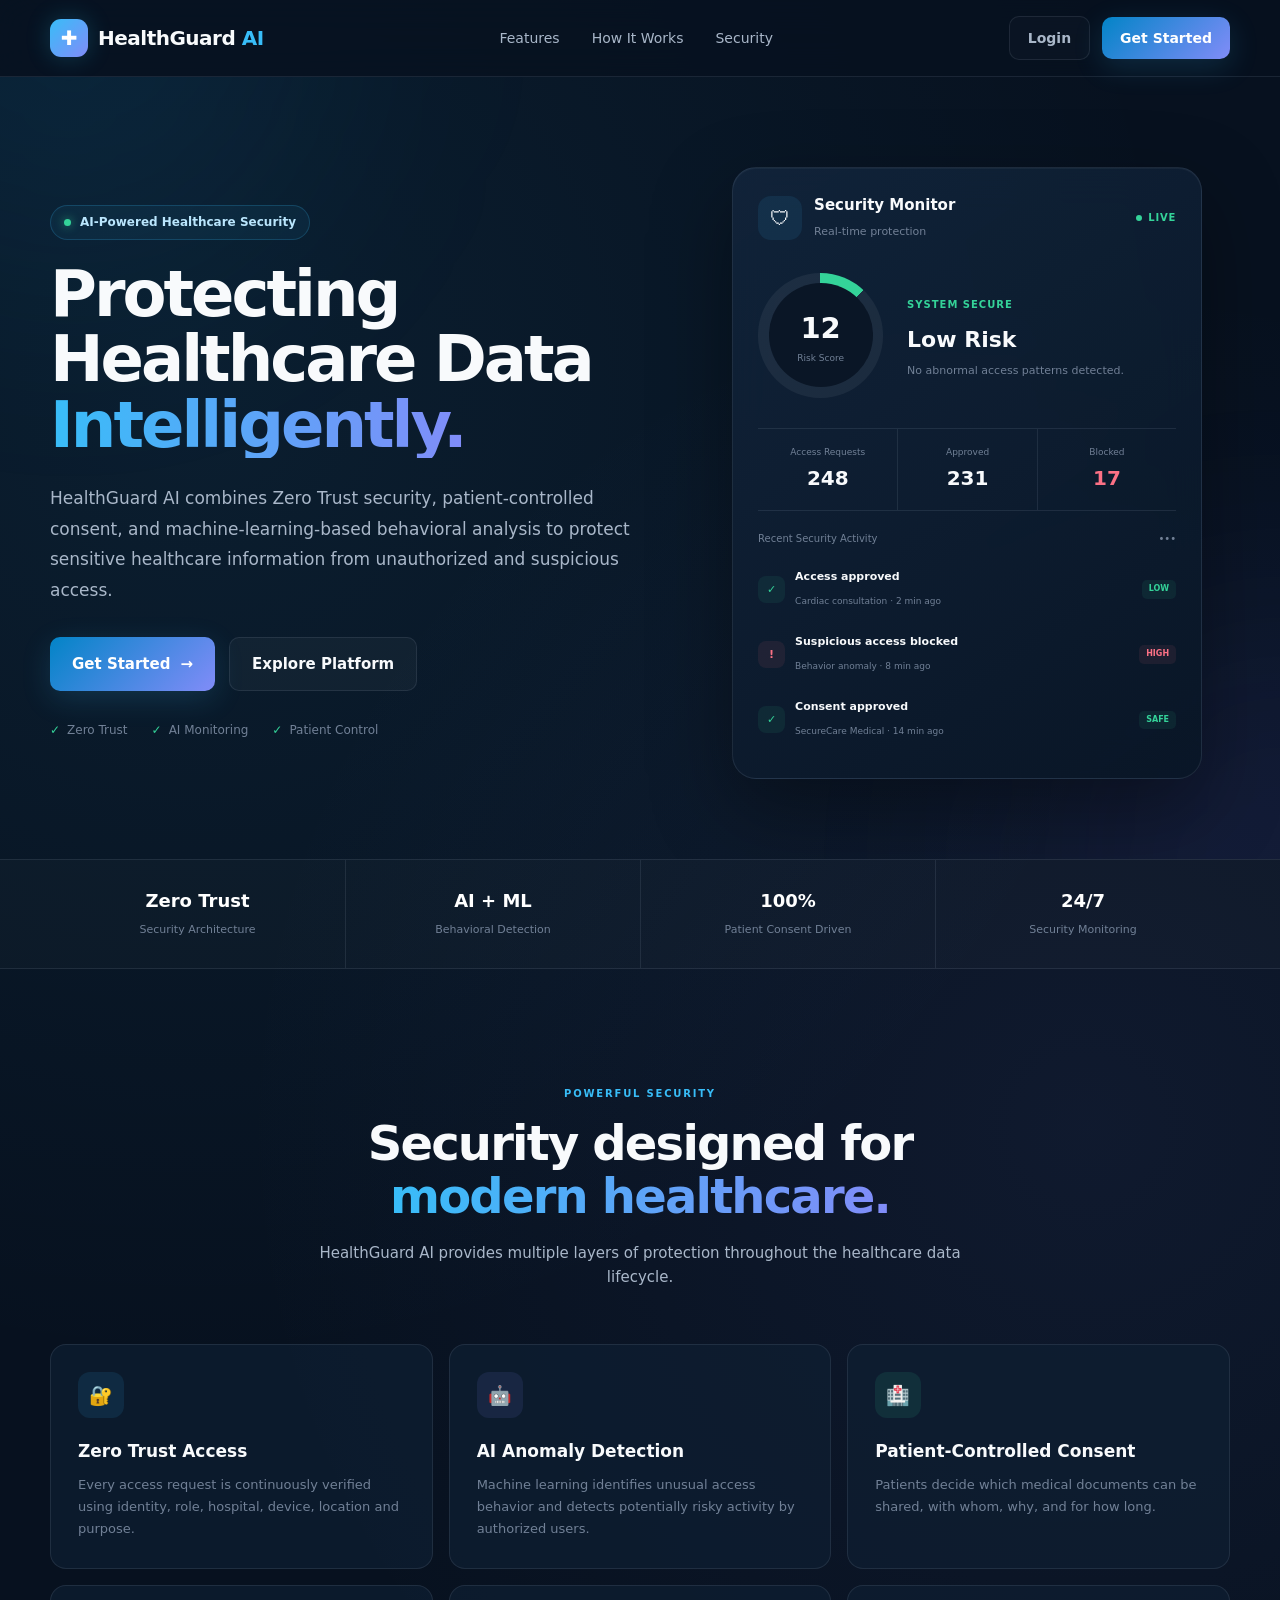
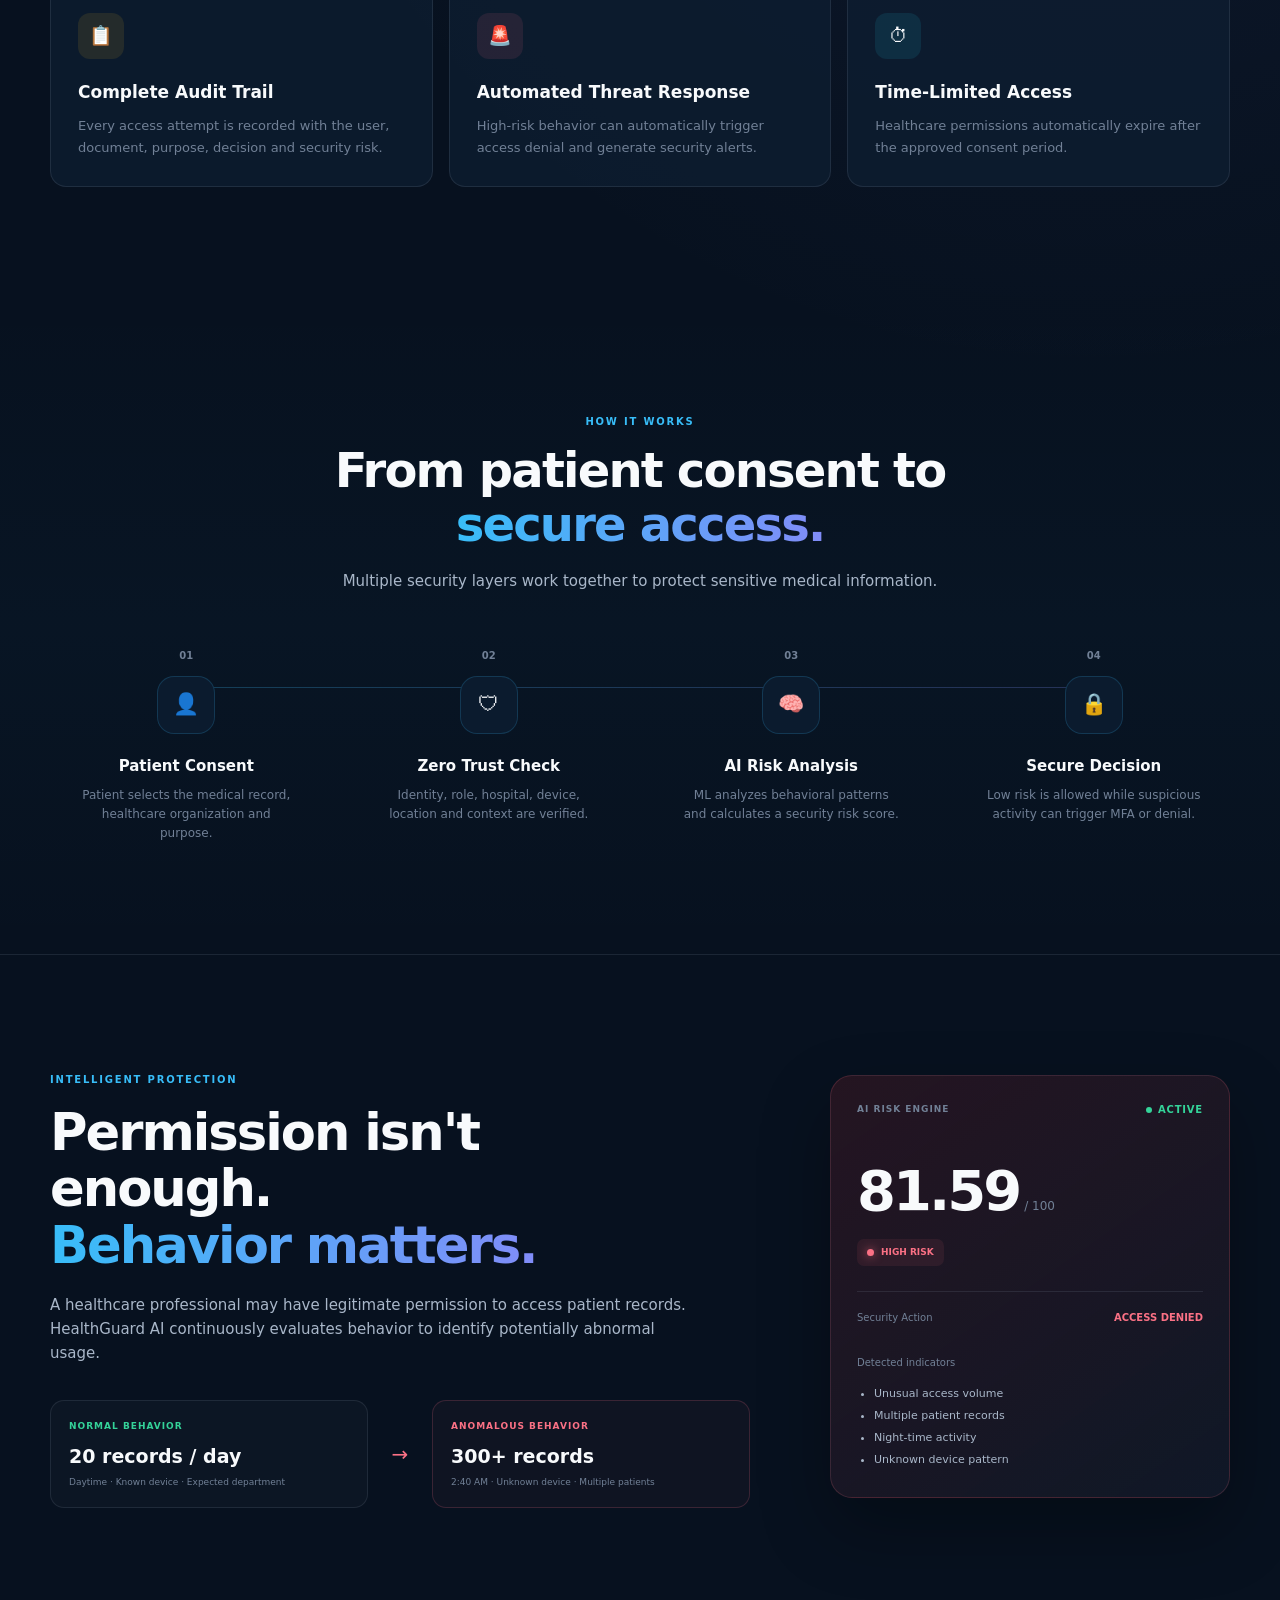
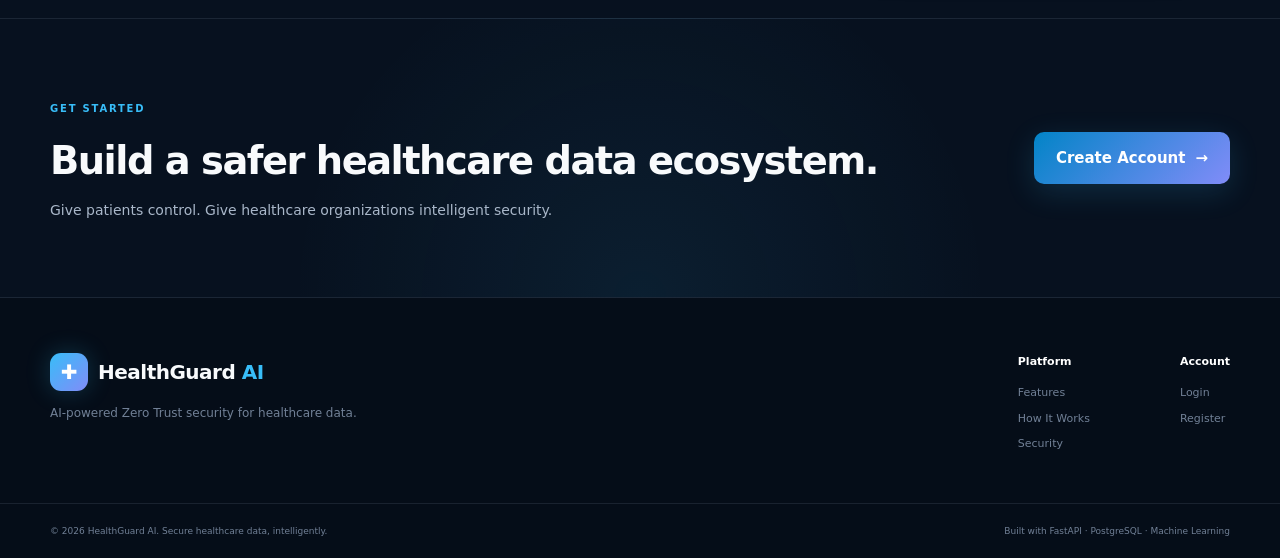
<file: frontend/index.html>
<!DOCTYPE html>
<html lang="en">
<head>
    <meta charset="UTF-8">
    <meta name="viewport" content="width=device-width, initial-scale=1.0">

    <title>HealthGuard AI | Secure Healthcare Data</title>

    <meta name="description"
          content="HealthGuard AI protects healthcare data using Zero Trust security, patient consent, and AI-powered behavioral anomaly detection.">

    <link rel="stylesheet" href="css/style.css">
</head>

<body>

    <!-- ================= NAVBAR ================= -->

    <header class="navbar">
        <div class="container nav-container">

            <a href="index.html" class="logo">
                <span class="logo-icon">✚</span>
                <span>HealthGuard<span class="logo-ai"> AI</span></span>
            </a>

            <nav class="nav-links">
                <a href="#features">Features</a>
                <a href="#how-it-works">How It Works</a>
                <a href="#security">Security</a>
            </nav>

            <div class="nav-actions">
                <a href="login.html" class="btn btn-outline">Login</a>
                <a href="register.html" class="btn btn-primary">Get Started</a>
            </div>

        </div>
    </header>


    <!-- ================= HERO ================= -->

    <main>

        <section class="hero">

            <div class="hero-glow glow-one"></div>
            <div class="hero-glow glow-two"></div>

            <div class="container hero-container">

                <div class="hero-content">

                    <div class="status-badge">
                        <span class="status-dot"></span>
                        AI-Powered Healthcare Security
                    </div>

                    <h1>
                        Protecting Healthcare Data
                        <span class="gradient-text">Intelligently.</span>
                    </h1>

                    <p class="hero-description">
                        HealthGuard AI combines Zero Trust security, patient-controlled
                        consent, and machine-learning-based behavioral analysis to protect
                        sensitive healthcare information from unauthorized and suspicious access.
                    </p>

                    <div class="hero-buttons">
                        <a href="register.html" class="btn btn-primary btn-large">
                            Get Started
                            <span>→</span>
                        </a>

                        <a href="#how-it-works" class="btn btn-secondary btn-large">
                            Explore Platform
                        </a>
                    </div>

                    <div class="hero-trust">

                        <div class="trust-item">
                            <span class="trust-icon">✓</span>
                            Zero Trust
                        </div>

                        <div class="trust-item">
                            <span class="trust-icon">✓</span>
                            AI Monitoring
                        </div>

                        <div class="trust-item">
                            <span class="trust-icon">✓</span>
                            Patient Control
                        </div>

                    </div>

                </div>


                <!-- Security Card -->

                <div class="hero-visual">

                    <div class="security-card">

                        <div class="card-header">

                            <div class="card-title">
                                <div class="shield-icon">🛡</div>

                                <div>
                                    <h3>Security Monitor</h3>
                                    <span>Real-time protection</span>
                                </div>
                            </div>

                            <span class="live-indicator">
                                <span></span>
                                LIVE
                            </span>

                        </div>


                        <div class="risk-section">

                            <div class="risk-circle">
                                <div class="risk-inner">
                                    <strong>12</strong>
                                    <span>Risk Score</span>
                                </div>
                            </div>

                            <div class="risk-info">
                                <span class="safe-label">SYSTEM SECURE</span>

                                <h4>Low Risk</h4>

                                <p>
                                    No abnormal access patterns detected.
                                </p>
                            </div>

                        </div>


                        <div class="monitor-stats">

                            <div class="monitor-stat">
                                <span>Access Requests</span>
                                <strong>248</strong>
                            </div>

                            <div class="monitor-stat">
                                <span>Approved</span>
                                <strong>231</strong>
                            </div>

                            <div class="monitor-stat danger-stat">
                                <span>Blocked</span>
                                <strong>17</strong>
                            </div>

                        </div>


                        <div class="activity">

                            <div class="activity-header">
                                <span>Recent Security Activity</span>
                                <span>•••</span>
                            </div>

                            <div class="activity-item">

                                <div class="activity-icon success">
                                    ✓
                                </div>

                                <div class="activity-text">
                                    <strong>Access approved</strong>
                                    <span>Cardiac consultation · 2 min ago</span>
                                </div>

                                <span class="activity-risk low">
                                    LOW
                                </span>

                            </div>


                            <div class="activity-item">

                                <div class="activity-icon danger">
                                    !
                                </div>

                                <div class="activity-text">
                                    <strong>Suspicious access blocked</strong>
                                    <span>Behavior anomaly · 8 min ago</span>
                                </div>

                                <span class="activity-risk high">
                                    HIGH
                                </span>

                            </div>


                            <div class="activity-item">

                                <div class="activity-icon success">
                                    ✓
                                </div>

                                <div class="activity-text">
                                    <strong>Consent approved</strong>
                                    <span>SecureCare Medical · 14 min ago</span>
                                </div>

                                <span class="activity-risk low">
                                    SAFE
                                </span>

                            </div>

                        </div>

                    </div>

                </div>

            </div>
        </section>


        <!-- ================= STATS ================= -->

        <section class="stats-section">

            <div class="container stats-grid">

                <div class="stat-card">
                    <strong>Zero Trust</strong>
                    <span>Security Architecture</span>
                </div>

                <div class="stat-card">
                    <strong>AI + ML</strong>
                    <span>Behavioral Detection</span>
                </div>

                <div class="stat-card">
                    <strong>100%</strong>
                    <span>Patient Consent Driven</span>
                </div>

                <div class="stat-card">
                    <strong>24/7</strong>
                    <span>Security Monitoring</span>
                </div>

            </div>

        </section>


        <!-- ================= FEATURES ================= -->

        <section class="section" id="features">

            <div class="container">

                <div class="section-heading">

                    <span class="section-label">
                        POWERFUL SECURITY
                    </span>

                    <h2>
                        Security designed for
                        <span class="gradient-text">modern healthcare.</span>
                    </h2>

                    <p>
                        HealthGuard AI provides multiple layers of protection
                        throughout the healthcare data lifecycle.
                    </p>

                </div>


                <div class="features-grid">

                    <article class="feature-card">

                        <div class="feature-icon blue">
                            🔐
                        </div>

                        <h3>Zero Trust Access</h3>

                        <p>
                            Every access request is continuously verified using
                            identity, role, hospital, device, location and purpose.
                        </p>

                    </article>


                    <article class="feature-card">

                        <div class="feature-icon purple">
                            🤖
                        </div>

                        <h3>AI Anomaly Detection</h3>

                        <p>
                            Machine learning identifies unusual access behavior
                            and detects potentially risky activity by authorized users.
                        </p>

                    </article>


                    <article class="feature-card">

                        <div class="feature-icon green">
                            🏥
                        </div>

                        <h3>Patient-Controlled Consent</h3>

                        <p>
                            Patients decide which medical documents can be shared,
                            with whom, why, and for how long.
                        </p>

                    </article>


                    <article class="feature-card">

                        <div class="feature-icon orange">
                            📋
                        </div>

                        <h3>Complete Audit Trail</h3>

                        <p>
                            Every access attempt is recorded with the user,
                            document, purpose, decision and security risk.
                        </p>

                    </article>


                    <article class="feature-card">

                        <div class="feature-icon red">
                            🚨
                        </div>

                        <h3>Automated Threat Response</h3>

                        <p>
                            High-risk behavior can automatically trigger access
                            denial and generate security alerts.
                        </p>

                    </article>


                    <article class="feature-card">

                        <div class="feature-icon cyan">
                            ⏱
                        </div>

                        <h3>Time-Limited Access</h3>

                        <p>
                            Healthcare permissions automatically expire after
                            the approved consent period.
                        </p>

                    </article>

                </div>

            </div>

        </section>


        <!-- ================= HOW IT WORKS ================= -->

        <section class="section workflow-section" id="how-it-works">

            <div class="container">

                <div class="section-heading">

                    <span class="section-label">
                        HOW IT WORKS
                    </span>

                    <h2>
                        From patient consent to
                        <span class="gradient-text">secure access.</span>
                    </h2>

                    <p>
                        Multiple security layers work together to protect
                        sensitive medical information.
                    </p>

                </div>


                <div class="workflow">

                    <div class="workflow-line"></div>


                    <div class="workflow-step">

                        <div class="step-number">
                            01
                        </div>

                        <div class="step-icon">
                            👤
                        </div>

                        <h3>Patient Consent</h3>

                        <p>
                            Patient selects the medical record,
                            healthcare organization and purpose.
                        </p>

                    </div>


                    <div class="workflow-step">

                        <div class="step-number">
                            02
                        </div>

                        <div class="step-icon">
                            🛡
                        </div>

                        <h3>Zero Trust Check</h3>

                        <p>
                            Identity, role, hospital, device,
                            location and context are verified.
                        </p>

                    </div>


                    <div class="workflow-step">

                        <div class="step-number">
                            03
                        </div>

                        <div class="step-icon">
                            🧠
                        </div>

                        <h3>AI Risk Analysis</h3>

                        <p>
                            ML analyzes behavioral patterns
                            and calculates a security risk score.
                        </p>

                    </div>


                    <div class="workflow-step">

                        <div class="step-number">
                            04
                        </div>

                        <div class="step-icon">
                            🔒
                        </div>

                        <h3>Secure Decision</h3>

                        <p>
                            Low risk is allowed while suspicious
                            activity can trigger MFA or denial.
                        </p>

                    </div>

                </div>

            </div>

        </section>


        <!-- ================= SECURITY ================= -->

        <section class="section security-section" id="security">

            <div class="container security-container">

                <div class="security-content">

                    <span class="section-label">
                        INTELLIGENT PROTECTION
                    </span>

                    <h2>
                        Permission isn't enough.
                        <span class="gradient-text">
                            Behavior matters.
                        </span>
                    </h2>

                    <p>
                        A healthcare professional may have legitimate permission
                        to access patient records. HealthGuard AI continuously evaluates
                        behavior to identify potentially abnormal usage.
                    </p>


                    <div class="security-example">

                        <div class="example-normal">

                            <span class="example-label">
                                NORMAL BEHAVIOR
                            </span>

                            <strong>
                                20 records / day
                            </strong>

                            <span>
                                Daytime · Known device · Expected department
                            </span>

                        </div>


                        <div class="example-arrow">
                            →
                        </div>


                        <div class="example-danger">

                            <span class="example-label">
                                ANOMALOUS BEHAVIOR
                            </span>

                            <strong>
                                300+ records
                            </strong>

                            <span>
                                2:40 AM · Unknown device · Multiple patients
                            </span>

                        </div>

                    </div>

                </div>


                <div class="security-score-card">

                    <div class="score-header">
                        <span>AI RISK ENGINE</span>
                        <span class="live-indicator">
                            <span></span>
                            ACTIVE
                        </span>
                    </div>

                    <div class="large-score">
                        <strong>81.59</strong>
                        <span>/ 100</span>
                    </div>

                    <div class="score-status">
                        <span class="status-dot danger-dot"></span>
                        HIGH RISK
                    </div>

                    <div class="score-action">
                        <span>Security Action</span>
                        <strong>ACCESS DENIED</strong>
                    </div>

                    <div class="score-reason">
                        <span>Detected indicators</span>

                        <ul>
                            <li>Unusual access volume</li>
                            <li>Multiple patient records</li>
                            <li>Night-time activity</li>
                            <li>Unknown device pattern</li>
                        </ul>
                    </div>

                </div>

            </div>

        </section>


        <!-- ================= CTA ================= -->

        <section class="cta-section">

            <div class="container cta-container">

                <div>

                    <span class="section-label">
                        GET STARTED
                    </span>

                    <h2>
                        Build a safer healthcare
                        data ecosystem.
                    </h2>

                    <p>
                        Give patients control. Give healthcare organizations
                        intelligent security.
                    </p>

                </div>

                <a href="register.html" class="btn btn-primary btn-large">
                    Create Account
                    <span>→</span>
                </a>

            </div>

        </section>

    </main>


    <!-- ================= FOOTER ================= -->

    <footer class="footer">

        <div class="container footer-container">

            <div class="footer-brand">

                <a href="index.html" class="logo">
                    <span class="logo-icon">✚</span>
                    <span>HealthGuard<span class="logo-ai"> AI</span></span>
                </a>

                <p>
                    AI-powered Zero Trust security for healthcare data.
                </p>

            </div>


            <div class="footer-links">

                <div>
                    <span>Platform</span>
                    <a href="#features">Features</a>
                    <a href="#how-it-works">How It Works</a>
                    <a href="#security">Security</a>
                </div>

                <div>
                    <span>Account</span>
                    <a href="login.html">Login</a>
                    <a href="register.html">Register</a>
                </div>

            </div>

        </div>


        <div class="footer-bottom">

            <div class="container">

                <span>
                    © 2026 HealthGuard AI. Secure healthcare data, intelligently.
                </span>

                <span>
                    Built with FastAPI · PostgreSQL · Machine Learning
                </span>

            </div>

        </div>

    </footer>


</body>
</html>
</file>
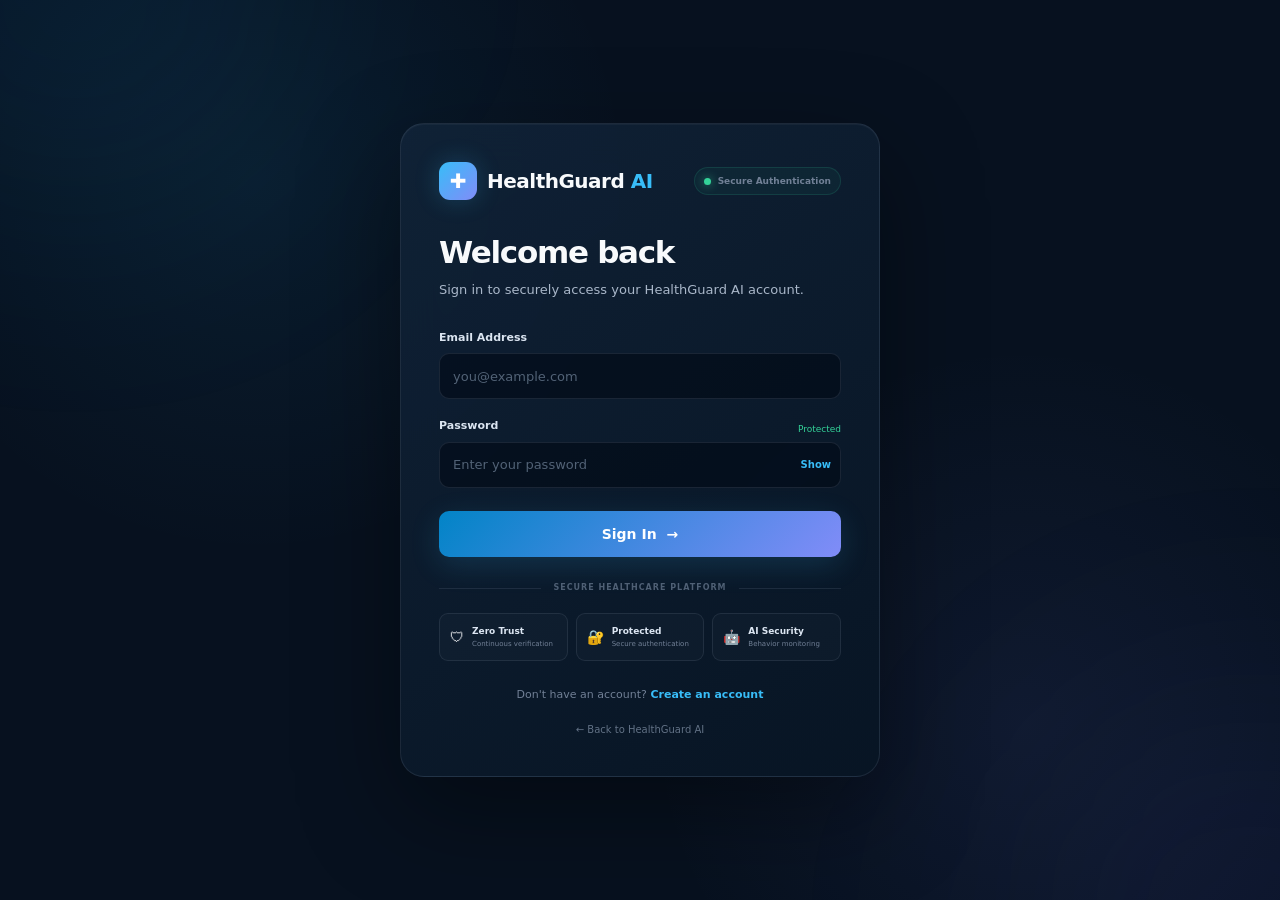
<file: frontend/login.html>
<!DOCTYPE html>
<html lang="en">
<head>
    <meta charset="UTF-8">
    <meta name="viewport" content="width=device-width, initial-scale=1.0">

    <title>Login | HealthGuard AI</title>

    <meta name="description"
          content="Securely access your HealthGuard AI healthcare security account.">

    <link rel="stylesheet" href="css/style.css">
    <link rel="stylesheet" href="css/auth.css">
</head>

<body class="auth-page">

    <div class="auth-background">
        <div class="auth-glow auth-glow-one"></div>
        <div class="auth-glow auth-glow-two"></div>
    </div>

    <main class="auth-wrapper">

        <section class="auth-card">

            <!-- Brand -->

            <div class="auth-brand">

                <a href="index.html" class="logo">
                    <span class="logo-icon">✚</span>
                    <span>
                        HealthGuard<span class="logo-ai"> AI</span>
                    </span>
                </a>

                <div class="security-badge">
                    <span class="status-dot"></span>
                    Secure Authentication
                </div>

            </div>


            <!-- Heading -->

            <div class="auth-heading">

                <h1>Welcome back</h1>

                <p>
                    Sign in to securely access your HealthGuard AI account.
                </p>

            </div>


            <!-- Error -->

            <div id="authMessage" class="auth-message hidden"></div>


            <!-- Login Form -->

            <form id="loginForm" class="auth-form">

                <div class="form-group">

                    <label for="email">
                        Email Address
                    </label>

                    <input
                        type="email"
                        id="email"
                        name="email"
                        placeholder="you@example.com"
                        autocomplete="email"
                        required
                    >

                </div>


                <div class="form-group">

                    <div class="label-row">

                        <label for="password">
                            Password
                        </label>

                        <span class="secure-text">
                            Protected
                        </span>

                    </div>

                    <div class="password-wrapper">

                        <input
                            type="password"
                            id="password"
                            name="password"
                            placeholder="Enter your password"
                            autocomplete="current-password"
                            required
                        >

                        <button
                            type="button"
                            class="password-toggle"
                            id="passwordToggle"
                            aria-label="Show password"
                        >
                            Show
                        </button>

                    </div>

                </div>


                <button
                    type="submit"
                    class="btn btn-primary auth-submit"
                    id="loginButton"
                >
                    <span id="loginButtonText">
                        Sign In
                    </span>

                    <span id="loginSpinner" class="spinner hidden"></span>

                    <span>→</span>
                </button>

            </form>


            <!-- Divider -->

            <div class="auth-divider">
                <span>SECURE HEALTHCARE PLATFORM</span>
            </div>


            <!-- Security information -->

            <div class="auth-security">

                <div class="security-item">
                    <span>🛡</span>
                    <div>
                        <strong>Zero Trust</strong>
                        <small>Continuous verification</small>
                    </div>
                </div>

                <div class="security-item">
                    <span>🔐</span>
                    <div>
                        <strong>Protected</strong>
                        <small>Secure authentication</small>
                    </div>
                </div>

                <div class="security-item">
                    <span>🤖</span>
                    <div>
                        <strong>AI Security</strong>
                        <small>Behavior monitoring</small>
                    </div>
                </div>

            </div>


            <!-- Register -->

            <p class="auth-footer-text">
                Don't have an account?
                <a href="register.html">Create an account</a>
            </p>


            <a href="index.html" class="back-home">
                ← Back to HealthGuard AI
            </a>

        </section>

    </main>


    <script src="js/api.js"></script>
    <script src="js/auth.js"></script>

</body>
</html>
</file>
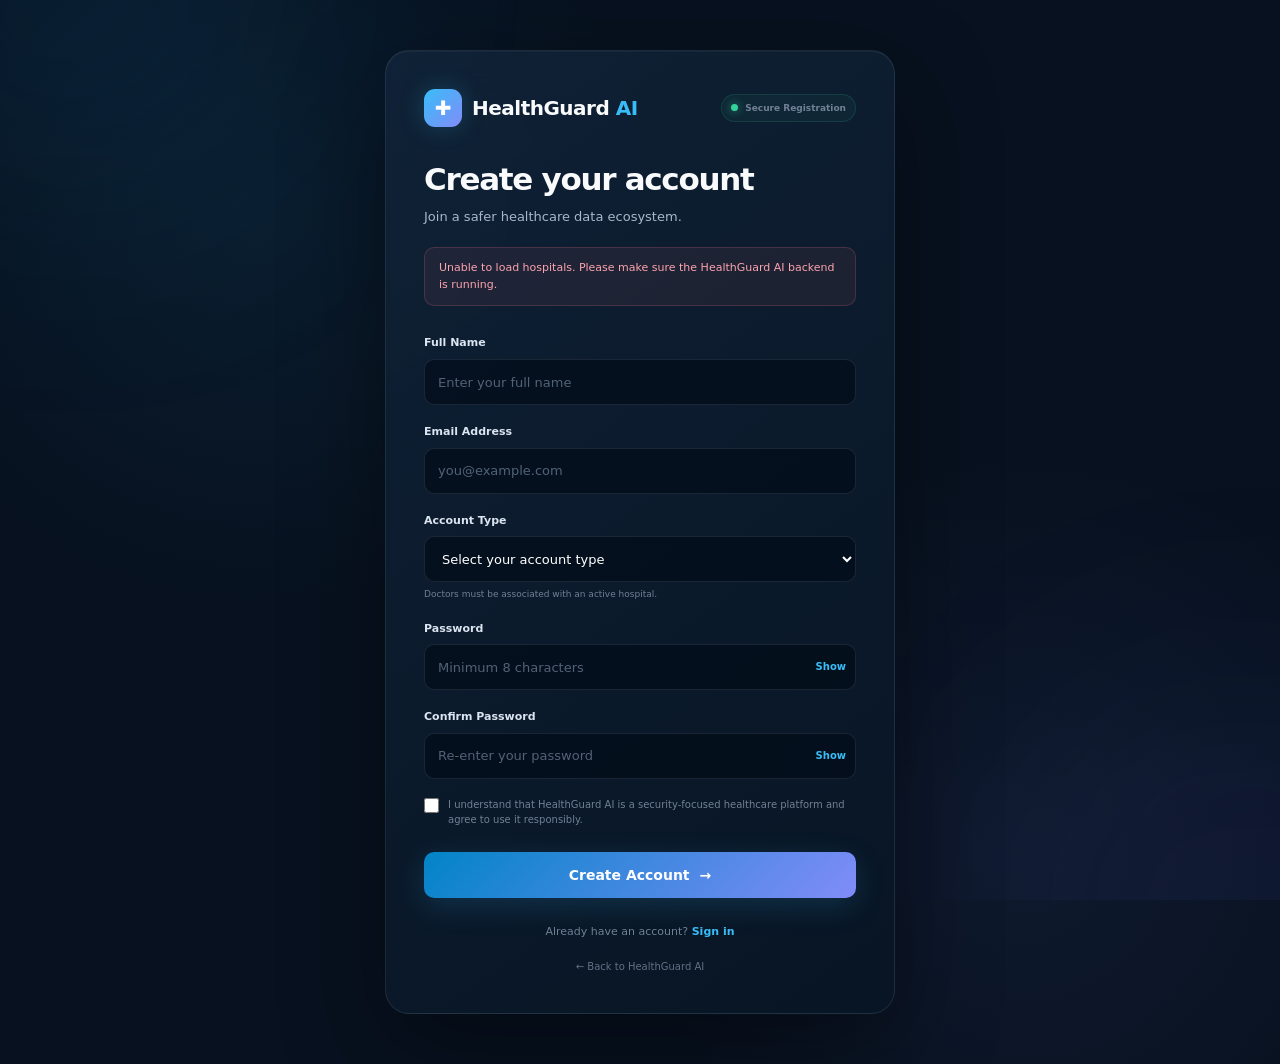
<file: frontend/register.html>
<!DOCTYPE html>
<html lang="en">

<head>

    <meta charset="UTF-8">
    <meta
        name="viewport"
        content="width=device-width, initial-scale=1.0"
    >

    <title>Create Account | HealthGuard AI</title>

    <meta
        name="description"
        content="Create a secure HealthGuard AI healthcare account."
    >

    <link rel="stylesheet" href="css/style.css">
    <link rel="stylesheet" href="css/auth.css">

</head>


<body class="auth-page">

    <div class="auth-background">

        <div class="auth-glow auth-glow-one"></div>
        <div class="auth-glow auth-glow-two"></div>

    </div>


    <main class="auth-wrapper">

        <section class="auth-card register-card">


            <!-- =====================================================
                 BRAND
                 ===================================================== -->

            <div class="auth-brand">

                <a
                    href="index.html"
                    class="logo"
                >

                    <span class="logo-icon">
                        ✚
                    </span>

                    <span>
                        HealthGuard<span class="logo-ai">
                            AI
                        </span>
                    </span>

                </a>


                <div class="security-badge">

                    <span class="status-dot"></span>

                    Secure Registration

                </div>

            </div>


            <!-- =====================================================
                 HEADING
                 ===================================================== -->

            <div class="auth-heading">

                <h1>
                    Create your account
                </h1>

                <p>
                    Join a safer healthcare data ecosystem.
                </p>

            </div>


            <!-- =====================================================
                 MESSAGE
                 ===================================================== -->

            <div
                id="authMessage"
                class="auth-message hidden"
            ></div>


            <!-- =====================================================
                 REGISTER FORM
                 ===================================================== -->

            <form
                id="registerForm"
                class="auth-form"
            >


                <!-- FULL NAME -->

                <div class="form-group">

                    <label for="fullName">
                        Full Name
                    </label>

                    <input
                        type="text"
                        id="fullName"
                        name="fullName"
                        placeholder="Enter your full name"
                        autocomplete="name"
                        minlength="2"
                        maxlength="255"
                        required
                    >

                </div>


                <!-- EMAIL -->

                <div class="form-group">

                    <label for="email">
                        Email Address
                    </label>

                    <input
                        type="email"
                        id="email"
                        name="email"
                        placeholder="you@example.com"
                        autocomplete="email"
                        required
                    >

                </div>


                <!-- ACCOUNT TYPE -->

                <div class="form-group">

                    <label for="role">
                        Account Type
                    </label>

                    <select
                        id="role"
                        name="role"
                        required
                    >

                        <option
                            value=""
                            disabled
                            selected
                        >
                            Select your account type
                        </option>

                        <option value="patient">
                            Patient
                        </option>

                        <option value="doctor">
                            Doctor
                        </option>

                    </select>

                    <small class="field-help">

                        Doctors must be associated with an
                        active hospital.

                    </small>

                </div>


                <!-- =================================================
                     HOSPITAL
                     ================================================= -->

                <div
                    class="form-group hidden"
                    id="hospitalGroup"
                >

                    <label for="hospitalId">
                        Hospital
                    </label>


                    <select
                        id="hospitalId"
                        name="hospitalId"
                    >

                        <option
                            value=""
                            selected
                            disabled
                        >
                            Loading hospitals...
                        </option>

                    </select>


                    <small class="field-help">

                        Select the hospital where you practice.

                    </small>

                </div>


                <!-- PASSWORD -->

                <div class="form-group">

                    <label for="password">
                        Password
                    </label>


                    <div class="password-wrapper">

                        <input
                            type="password"
                            id="password"
                            name="password"
                            placeholder="Minimum 8 characters"
                            minlength="8"
                            maxlength="128"
                            autocomplete="new-password"
                            required
                        >


                        <button
                            type="button"
                            class="password-toggle"
                            id="passwordToggle"
                        >
                            Show
                        </button>

                    </div>

                </div>


                <!-- CONFIRM PASSWORD -->

                <div class="form-group">

                    <label for="confirmPassword">
                        Confirm Password
                    </label>


                    <div class="password-wrapper">

                        <input
                            type="password"
                            id="confirmPassword"
                            name="confirmPassword"
                            placeholder="Re-enter your password"
                            autocomplete="new-password"
                            required
                        >


                        <button
                            type="button"
                            class="password-toggle"
                            id="confirmPasswordToggle"
                        >
                            Show
                        </button>

                    </div>

                </div>


                <!-- TERMS -->

                <label class="checkbox-row">

                    <input
                        type="checkbox"
                        id="terms"
                        required
                    >

                    <span>

                        I understand that HealthGuard AI is a
                        security-focused healthcare platform and
                        agree to use it responsibly.

                    </span>

                </label>


                <!-- SUBMIT -->

                <button
                    type="submit"
                    class="btn btn-primary auth-submit"
                    id="registerButton"
                >

                    <span id="registerButtonText">
                        Create Account
                    </span>


                    <span
                        id="registerSpinner"
                        class="spinner hidden"
                    ></span>


                    <span>
                        →
                    </span>

                </button>


            </form>


            <!-- =====================================================
                 LOGIN
                 ===================================================== -->

            <p class="auth-footer-text">

                Already have an account?

                <a href="login.html">
                    Sign in
                </a>

            </p>


            <a
                href="index.html"
                class="back-home"
            >
                ← Back to HealthGuard AI
            </a>


        </section>

    </main>


    <script src="js/api.js"></script>
    <script src="js/auth.js"></script>

</body>

</html>
</file>
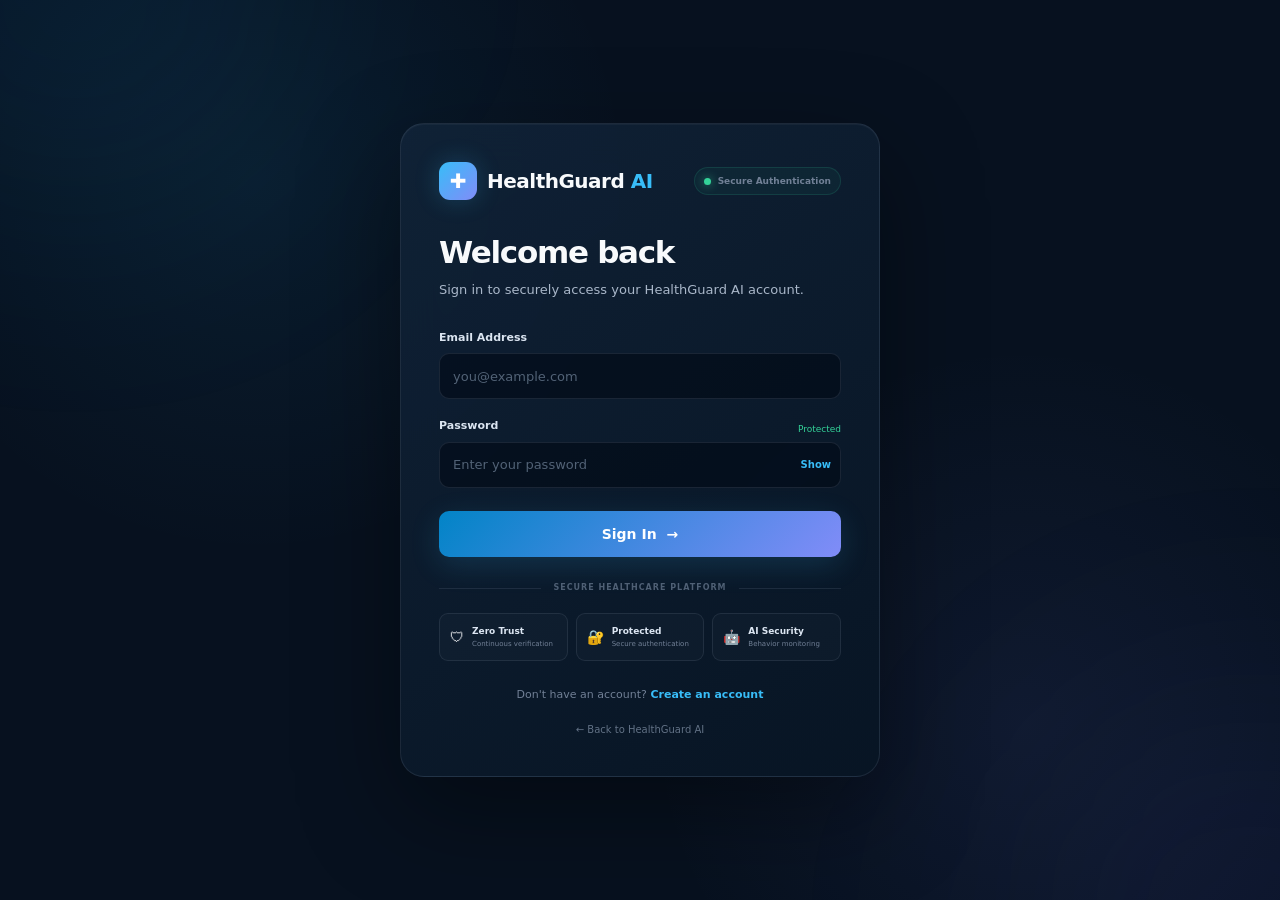
<file: frontend/patient/documents.html>
<!DOCTYPE html>
<html lang="en">

<head>

    <meta charset="UTF-8">

    <meta
        name="viewport"
        content="width=device-width, initial-scale=1.0"
    >

    <title>My Documents | HealthGuard AI</title>

    <meta
        name="description"
        content="Securely manage your medical documents with HealthGuard AI."
    >

    <link
        rel="stylesheet"
        href="../css/style.css"
    >

    <link
        rel="stylesheet"
        href="../css/dashboard.css"
    >

    <style>

        /* =====================================================
           PAGE
           ===================================================== */

        .documents-page {
            padding: 32px;
        }


        /* =====================================================
           HEADER
           ===================================================== */

        .documents-header {
            margin-bottom: 28px;
        }

        .documents-header h1,
        .documents-header h2 {
            margin-bottom: 8px;
        }

        .documents-header p {
            opacity: 0.7;
            margin: 0;
        }


        /* =====================================================
           UPLOAD CARD
           ===================================================== */

        .upload-card {
            padding: 28px;
            margin-bottom: 36px;
        }

        .upload-card h2 {
            margin-bottom: 8px;
        }

        .upload-card-description {
            opacity: 0.7;
            margin-bottom: 24px;
        }

        .upload-grid {
            display: grid;
            grid-template-columns:
                repeat(2, minmax(0, 1fr));
            gap: 20px;
        }

        .upload-full {
            grid-column: 1 / -1;
        }

        .file-input {
            width: 100%;
            padding: 14px;
            border: 1px dashed rgba(255, 255, 255, 0.25);
            border-radius: 12px;
            background: rgba(255, 255, 255, 0.03);
        }


        /* =====================================================
           MESSAGES
           ===================================================== */

        .document-message {
            margin-bottom: 18px;
            padding: 12px 16px;
            border-radius: 10px;
        }

        .document-message.success {
            border: 1px solid rgba(80, 200, 120, 0.35);
        }

        .document-message.error {
            border: 1px solid rgba(255, 80, 80, 0.35);
        }


        /* =====================================================
           DOCUMENT LIST
           ===================================================== */

        .documents-list {
            display: flex;
            flex-direction: column;
            gap: 16px;
        }


        /* =====================================================
           DOCUMENT CARD
           ===================================================== */

        .document-card {
            display: flex;
            align-items: center;
            gap: 18px;
            padding: 22px;
            border-radius: 16px;
            border: 1px solid rgba(255, 255, 255, 0.08);
            background: rgba(255, 255, 255, 0.03);
            transition:
                transform 0.2s ease,
                border-color 0.2s ease,
                background 0.2s ease;
        }

        .document-card:hover {
            transform: translateY(-2px);
            border-color: rgba(80, 170, 255, 0.25);
            background: rgba(255, 255, 255, 0.045);
        }


        /* =====================================================
           DOCUMENT ICON
           ===================================================== */

        .document-icon {
            width: 56px;
            height: 56px;
            display: grid;
            place-items: center;
            border-radius: 14px;
            background: rgba(255, 255, 255, 0.06);
            font-size: 25px;
            flex-shrink: 0;
        }


        /* =====================================================
           DOCUMENT INFORMATION
           ===================================================== */

        .document-info {
            flex: 1;
            min-width: 0;
        }

        .document-info h3 {
            margin: 0;
            word-break: break-word;
            font-size: 19px;
        }

        .document-type {
            margin: 7px 0 0;
            font-size: 14px;
            opacity: 0.72;
        }

        .document-description {
            margin: 8px 0 0;
            font-size: 14px;
            opacity: 0.62;
        }


        /* =====================================================
           TITLE + STATUS
           ===================================================== */

        .document-title-row {
            display: flex;
            align-items: center;
            gap: 12px;
            flex-wrap: wrap;
        }

        .secure-badge {
            display: inline-flex;
            align-items: center;
            gap: 5px;
            padding: 6px 10px;
            border-radius: 20px;
            font-size: 12px;
            white-space: nowrap;
            border: 1px solid rgba(255, 255, 255, 0.1);
        }

        .secure-badge.encrypted {
            border-color: rgba(80, 200, 120, 0.28);
            background: rgba(80, 200, 120, 0.06);
        }

        .secure-badge.secure {
            border-color: rgba(80, 170, 255, 0.25);
            background: rgba(80, 170, 255, 0.05);
        }


        /* =====================================================
           DOCUMENT META
           ===================================================== */

        .document-meta {
            display: flex;
            align-items: center;
            flex-wrap: wrap;
            gap: 12px;
            margin-top: 13px;
            font-size: 13px;
            opacity: 0.68;
        }

        .document-meta-item {
            display: inline-flex;
            align-items: center;
            gap: 5px;
        }

        .document-id {
            padding: 5px 9px;
            border-radius: 8px;
            border: 1px solid rgba(70, 170, 255, 0.25);
            background: rgba(70, 170, 255, 0.07);
            color: rgba(255, 255, 255, 0.9);
        }

        .document-id strong {
            color: #43b9ff;
        }


        /* =====================================================
           DOCUMENT ACTIONS
           ===================================================== */

        .document-actions {
            flex-shrink: 0;
            display: flex;
            align-items: center;
        }

        .view-document-btn {
            border: 1px solid rgba(70, 170, 255, 0.35);
            background: rgba(70, 170, 255, 0.08);
            color: #ffffff;
            padding: 11px 17px;
            border-radius: 10px;
            cursor: pointer;
            font-size: 13px;
            font-weight: 600;
            transition:
                background 0.2s ease,
                border-color 0.2s ease,
                transform 0.2s ease;
            white-space: nowrap;
        }

        .view-document-btn:hover {
            background: rgba(70, 170, 255, 0.17);
            border-color: rgba(70, 170, 255, 0.55);
            transform: translateY(-1px);
        }

        .view-document-btn:active {
            transform: translateY(0);
        }

        .view-document-btn:disabled {
            opacity: 0.5;
            cursor: not-allowed;
            transform: none;
        }


        /* =====================================================
           LOADING / EMPTY STATES
           ===================================================== */

        .documents-loading,
        .documents-empty {
            text-align: center;
            padding: 55px 20px;
            opacity: 0.7;
        }

        .empty-icon {
            font-size: 42px;
            margin-bottom: 12px;
        }


        /* =====================================================
           SECURE DOCUMENT VIEWER
           ===================================================== */

        .document-viewer-overlay {
            position: fixed;
            inset: 0;
            z-index: 9999;

            display: none;
            align-items: center;
            justify-content: center;

            padding: 24px;

            background:
                rgba(2, 8, 20, 0.94);

            backdrop-filter: blur(10px);
        }

        .document-viewer-overlay.active {
            display: flex;
        }


        /* =====================================================
           VIEWER CONTAINER
           ===================================================== */

        .document-viewer-container {
            width: min(1200px, 100%);
            height: min(900px, 94vh);

            display: flex;
            flex-direction: column;

            overflow: hidden;

            border-radius: 18px;

            border: 1px solid rgba(255, 255, 255, 0.1);

            background: #0b1423;

            box-shadow:
                0 30px 80px rgba(0, 0, 0, 0.55);
        }


        /* =====================================================
           VIEWER HEADER
           ===================================================== */

        .document-viewer-header {
            display: flex;
            align-items: center;
            justify-content: space-between;

            gap: 20px;

            padding: 18px 22px;

            border-bottom:
                1px solid rgba(255, 255, 255, 0.08);
        }

        .viewer-label {
            display: block;

            margin-bottom: 5px;

            font-size: 10px;
            font-weight: 700;
            letter-spacing: 1.5px;

            color: #43b9ff;
        }

        .document-viewer-header h2 {
            margin: 0;

            font-size: 18px;

            word-break: break-word;
        }

        .viewer-close-btn {
            width: 40px;
            height: 40px;

            display: grid;
            place-items: center;

            border: 1px solid rgba(255, 255, 255, 0.1);
            border-radius: 10px;

            background: rgba(255, 255, 255, 0.04);

            color: #ffffff;

            cursor: pointer;

            font-size: 17px;

            transition:
                background 0.2s ease,
                border-color 0.2s ease;
        }

        .viewer-close-btn:hover {
            background: rgba(255, 255, 255, 0.09);
            border-color: rgba(255, 255, 255, 0.2);
        }


        /* =====================================================
           VIEWER SECURITY BAR
           ===================================================== */

        .document-viewer-security {
            display: flex;
            align-items: center;
            gap: 10px;
            flex-wrap: wrap;

            padding: 10px 22px;

            border-bottom:
                1px solid rgba(255, 255, 255, 0.06);

            background: rgba(255, 255, 255, 0.02);

            font-size: 12px;
            opacity: 0.8;
        }

        .document-viewer-security span {
            padding: 5px 9px;

            border-radius: 7px;

            border:
                1px solid rgba(80, 200, 120, 0.18);

            background:
                rgba(80, 200, 120, 0.04);
        }


        /* =====================================================
           VIEWER CONTENT
           ===================================================== */

        .document-viewer-content {
            position: relative;

            flex: 1;

            min-height: 0;

            background: #161b24;
        }

        #patientDocumentFrame {
            width: 100%;
            height: 100%;

            display: block;

            border: 0;

            background: #ffffff;
        }


        /* =====================================================
           VIEWER MESSAGE
           ===================================================== */

        .patient-viewer-message {
            position: absolute;

            inset: 0;

            z-index: 2;

            display: none;

            align-items: center;
            justify-content: center;

            text-align: center;

            padding: 30px;

            background: #0b1423;
        }

        .patient-viewer-message.active {
            display: flex;
        }

        .patient-viewer-message-content {
            max-width: 500px;
        }

        .patient-viewer-message-icon {
            font-size: 42px;
            margin-bottom: 15px;
        }

        .patient-viewer-message h3 {
            margin: 0 0 10px;
        }

        .patient-viewer-message p {
            margin: 0;
            opacity: 0.65;
            line-height: 1.6;
        }


        /* =====================================================
           VIEWER FOOTER
           ===================================================== */

        .document-viewer-footer {
            display: flex;
            align-items: center;
            justify-content: center;

            padding: 11px 20px;

            border-top:
                1px solid rgba(255, 255, 255, 0.07);

            font-size: 11px;

            opacity: 0.6;

            text-align: center;
        }


        /* =====================================================
           RESPONSIVE
           ===================================================== */

        @media (max-width: 850px) {

            .documents-page {
                padding: 24px;
            }

            .document-card {
                align-items: flex-start;
            }

            .document-actions {
                align-self: center;
            }

        }


        @media (max-width: 700px) {

            .documents-page {
                padding: 20px;
            }

            .upload-grid {
                grid-template-columns: 1fr;
            }

            .upload-full {
                grid-column: auto;
            }

            .document-card {
                align-items: flex-start;
                flex-wrap: wrap;
                padding: 18px;
            }

            .document-info {
                width: calc(100% - 74px);
            }

            .document-actions {
                width: 100%;
            }

            .view-document-btn {
                width: 100%;
            }

            .document-viewer-overlay {
                padding: 8px;
            }

            .document-viewer-container {
                height: 96vh;
                border-radius: 12px;
            }

            .document-viewer-header {
                padding: 14px;
            }

            .document-viewer-security {
                padding: 9px 14px;
            }

            .document-viewer-footer {
                padding: 9px 12px;
            }

        }


        @media (max-width: 480px) {

            .documents-page {
                padding: 16px;
            }

            .document-icon {
                width: 48px;
                height: 48px;
                font-size: 21px;
            }

            .document-info {
                width: calc(100% - 66px);
            }

            .document-meta {
                flex-direction: column;
                align-items: flex-start;
                gap: 7px;
            }

            .document-viewer-header h2 {
                font-size: 15px;
            }

        }

    </style>

</head>


<body>


    <main class="documents-page">


        <!-- =====================================================
             HEADER
             ===================================================== -->

        <section class="documents-header">

            <h1>
                My Medical Documents
            </h1>

            <p>
                Securely upload and manage your healthcare
                documents.
            </p>

        </section>


        <!-- =====================================================
             UPLOAD CARD
             ===================================================== -->

        <section class="dashboard-card upload-card">

            <h2>
                Upload Medical Document
            </h2>

            <p class="upload-card-description">
                Upload a PDF, PNG, or JPEG medical document.
                Maximum file size: 10 MB.
            </p>


            <div
                id="uploadMessage"
                class="document-message hidden"
            ></div>


            <form
                id="documentUploadForm"
            >

                <div class="upload-grid">


                    <!-- FILE -->

                    <div class="form-group upload-full">

                        <label for="documentFile">
                            Medical Document
                        </label>

                        <input
                            type="file"
                            id="documentFile"
                            name="file"
                            class="file-input"
                            accept=".pdf,.png,.jpg,.jpeg"
                            required
                        >

                    </div>


                    <!-- TYPE -->

                    <div class="form-group">

                        <label for="documentType">
                            Document Type
                        </label>

                        <select
                            id="documentType"
                            required
                        >

                            <option
                                value=""
                                selected
                                disabled
                            >
                                Select document type
                            </option>

                            <option value="ECG">
                                ECG Report
                            </option>

                            <option value="Blood Test">
                                Blood Test
                            </option>

                            <option value="X-Ray">
                                X-Ray
                            </option>

                            <option value="MRI">
                                MRI Scan
                            </option>

                            <option value="CT Scan">
                                CT Scan
                            </option>

                            <option value="Prescription">
                                Prescription
                            </option>

                            <option value="Discharge Summary">
                                Discharge Summary
                            </option>

                            <option value="Other">
                                Other
                            </option>

                        </select>

                    </div>


                    <!-- DESCRIPTION -->

                    <div class="form-group">

                        <label for="documentDescription">
                            Description
                        </label>

                        <input
                            type="text"
                            id="documentDescription"
                            placeholder="Optional description"
                            maxlength="500"
                        >

                    </div>


                    <!-- SUBMIT -->

                    <div class="upload-full">

                        <button
                            type="submit"
                            class="btn btn-primary"
                            id="uploadDocumentButton"
                        >

                            <span id="uploadButtonText">
                                Upload Document
                            </span>

                            <span
                                id="uploadSpinner"
                                class="spinner hidden"
                            ></span>

                            <span>
                                →
                            </span>

                        </button>

                    </div>

                </div>

            </form>

        </section>


        <!-- =====================================================
             DOCUMENT LIST
             ===================================================== -->

        <section>

            <div class="documents-header">

                <h2>
                    Your Documents
                </h2>

                <p>
                    Documents uploaded to your HealthGuard AI
                    account.
                </p>

            </div>


            <div
                id="documentsContainer"
                class="documents-list"
            ></div>

        </section>


    </main>


    <!-- =========================================================
         PATIENT SECURE DOCUMENT VIEWER
         ========================================================= -->

    <div
        id="patientDocumentViewer"
        class="document-viewer-overlay"
        aria-hidden="true"
    >

        <div class="document-viewer-container">


            <!-- VIEWER HEADER -->

            <div class="document-viewer-header">

                <div>

                    <span class="viewer-label">
                        SECURE DOCUMENT VIEWER
                    </span>

                    <h2 id="patientDocumentId">
                        Document
                    </h2>

                </div>


                <button
                    type="button"
                    class="viewer-close-btn"
                    id="patientViewerCloseButton"
                    aria-label="Close document viewer"
                    onclick="closePatientDocumentViewer()"
                >
                    ✕
                </button>

            </div>


            <!-- SECURITY INFORMATION -->

            <div class="document-viewer-security">

                <span>
                    🔐 Encrypted Storage
                </span>

                <span>
                    ✓ Authenticated Session
                </span>

                <span>
                    🔒 Private Viewer
                </span>

            </div>


            <!-- VIEWER CONTENT -->

            <div class="document-viewer-content">


                <!-- Loading / Error Message -->

                <div
                    id="patientViewerMessage"
                    class="patient-viewer-message"
                >

                    <div class="patient-viewer-message-content">

                        <div
                            id="patientViewerMessageIcon"
                            class="patient-viewer-message-icon"
                        >
                            🔄
                        </div>

                        <h3 id="patientViewerMessageTitle">
                            Opening document
                        </h3>

                        <p id="patientViewerMessageText">
                            Please wait while HealthGuard AI securely
                            prepares your document.
                        </p>

                    </div>

                </div>


                <!-- Document -->

                <iframe
                    id="patientDocumentFrame"
                    title="Secure Medical Document Viewer"
                ></iframe>

            </div>


            <!-- VIEWER FOOTER -->

            <div class="document-viewer-footer">

                <span>
                    Your document is displayed through an authenticated
                    HealthGuard AI session.
                </span>

            </div>


        </div>

    </div>


    <!-- =========================================================
         JAVASCRIPT
         ========================================================= -->

    <script src="../js/api.js"></script>

    <script src="../js/documents.js"></script>


</body>

</html>
</file>
<file: frontend/css/style.css>
/* =========================================================
   HEALTHGUARD AI
   Global Landing Page Styles
   ========================================================= */

* {
    margin: 0;
    padding: 0;
    box-sizing: border-box;
}

:root {
    --bg-primary: #07111f;
    --bg-secondary: #0a1626;
    --bg-card: rgba(15, 31, 51, 0.72);
    --border: rgba(148, 163, 184, 0.14);

    --text-primary: #f8fafc;
    --text-secondary: #a9b7c9;
    --text-muted: #718096;

    --primary: #38bdf8;
    --primary-dark: #0284c7;
    --secondary: #818cf8;
    --success: #34d399;
    --danger: #fb7185;
    --warning: #fbbf24;

    --container: 1180px;

    --radius-sm: 10px;
    --radius-md: 16px;
    --radius-lg: 24px;

    --transition: 0.3s ease;
}

html {
    scroll-behavior: smooth;
}

body {
    font-family:
        Inter,
        ui-sans-serif,
        system-ui,
        -apple-system,
        BlinkMacSystemFont,
        "Segoe UI",
        sans-serif;

    background:
        radial-gradient(
            circle at 15% 10%,
            rgba(56, 189, 248, 0.08),
            transparent 28%
        ),
        radial-gradient(
            circle at 85% 30%,
            rgba(129, 140, 248, 0.07),
            transparent 30%
        ),
        var(--bg-primary);

    color: var(--text-primary);
    line-height: 1.6;
    overflow-x: hidden;
}

a {
    color: inherit;
    text-decoration: none;
}

button,
input,
textarea,
select {
    font: inherit;
}

.container {
    width: min(100% - 40px, var(--container));
    margin: auto;
}


/* =========================================================
   NAVBAR
   ========================================================= */

.navbar {
    position: sticky;
    top: 0;
    z-index: 1000;

    background: rgba(7, 17, 31, 0.78);
    backdrop-filter: blur(18px);

    border-bottom: 1px solid var(--border);
}

.nav-container {
    height: 76px;

    display: flex;
    align-items: center;
    justify-content: space-between;
    gap: 30px;
}

.logo {
    display: flex;
    align-items: center;
    gap: 10px;

    font-size: 20px;
    font-weight: 800;
    letter-spacing: -0.5px;
}

.logo-icon {
    width: 38px;
    height: 38px;

    display: grid;
    place-items: center;

    border-radius: 11px;

    background: linear-gradient(
        135deg,
        var(--primary),
        var(--secondary)
    );

    color: white;

    box-shadow:
        0 0 25px rgba(56, 189, 248, 0.22);
}

.logo-ai {
    color: var(--primary);
}

.nav-links {
    display: flex;
    align-items: center;
    gap: 32px;
}

.nav-links a {
    color: var(--text-secondary);
    font-size: 14px;

    transition: var(--transition);
}

.nav-links a:hover {
    color: white;
}

.nav-actions {
    display: flex;
    align-items: center;
    gap: 12px;
}


/* =========================================================
   BUTTONS
   ========================================================= */

.btn {
    display: inline-flex;
    align-items: center;
    justify-content: center;
    gap: 10px;

    padding: 10px 18px;

    border-radius: 10px;

    font-size: 14px;
    font-weight: 700;

    transition:
        transform var(--transition),
        box-shadow var(--transition),
        background var(--transition);

    cursor: pointer;
}

.btn:hover {
    transform: translateY(-2px);
}

.btn-primary {
    color: white;

    background: linear-gradient(
        135deg,
        var(--primary-dark),
        var(--secondary)
    );

    box-shadow:
        0 8px 30px rgba(56, 189, 248, 0.16);
}

.btn-primary:hover {
    box-shadow:
        0 12px 40px rgba(56, 189, 248, 0.25);
}

.btn-outline {
    border: 1px solid var(--border);
    color: var(--text-secondary);

    background: rgba(255, 255, 255, 0.02);
}

.btn-outline:hover {
    color: white;
    border-color: rgba(56, 189, 248, 0.35);
}

.btn-secondary {
    border: 1px solid var(--border);
    color: var(--text-primary);

    background: rgba(255, 255, 255, 0.035);
}

.btn-large {
    padding: 14px 22px;
    font-size: 15px;
}


/* =========================================================
   HERO
   ========================================================= */

.hero {
    position: relative;

    min-height: 720px;

    display: flex;
    align-items: center;

    padding: 90px 0 80px;

    overflow: hidden;
}

.hero-container {
    position: relative;
    z-index: 2;

    display: grid;
    grid-template-columns: 1fr 0.9fr;

    align-items: center;

    gap: 70px;
}

.hero-content {
    max-width: 650px;
}

.status-badge {
    display: inline-flex;
    align-items: center;
    gap: 9px;

    padding: 7px 13px;

    border: 1px solid rgba(56, 189, 248, 0.2);
    border-radius: 999px;

    background: rgba(56, 189, 248, 0.06);

    color: #bae6fd;

    font-size: 12px;
    font-weight: 700;
}

.status-dot {
    width: 7px;
    height: 7px;

    border-radius: 50%;

    background: var(--success);

    box-shadow:
        0 0 10px rgba(52, 211, 153, 0.7);
}

.hero h1 {
    margin-top: 22px;

    font-size: clamp(45px, 5vw, 72px);
    line-height: 1.02;

    letter-spacing: -3px;
}

.gradient-text {
    display: inline-block;

    background: linear-gradient(
        90deg,
        #38bdf8,
        #818cf8
    );

    -webkit-background-clip: text;
    background-clip: text;

    color: transparent;
}

.hero-description {
    max-width: 610px;

    margin-top: 25px;

    color: var(--text-secondary);

    font-size: 17px;
    line-height: 1.8;
}

.hero-buttons {
    display: flex;
    gap: 14px;

    margin-top: 32px;
}

.hero-trust {
    display: flex;
    gap: 24px;

    margin-top: 30px;
}

.trust-item {
    display: flex;
    align-items: center;
    gap: 7px;

    color: var(--text-muted);

    font-size: 12px;
}

.trust-icon {
    color: var(--success);
    font-weight: 900;
}


/* =========================================================
   HERO SECURITY CARD
   ========================================================= */

.hero-visual {
    display: flex;
    justify-content: center;
}

.security-card {
    width: 100%;
    max-width: 470px;

    padding: 25px;

    border: 1px solid var(--border);
    border-radius: 24px;

    background:
        linear-gradient(
            145deg,
            rgba(18, 37, 60, 0.88),
            rgba(9, 22, 38, 0.9)
        );

    box-shadow:
        0 30px 80px rgba(0, 0, 0, 0.35),
        inset 0 1px 0 rgba(255, 255, 255, 0.04);

    backdrop-filter: blur(20px);
}

.card-header {
    display: flex;
    align-items: center;
    justify-content: space-between;
}

.card-title {
    display: flex;
    align-items: center;
    gap: 12px;
}

.shield-icon {
    width: 44px;
    height: 44px;

    display: grid;
    place-items: center;

    border-radius: 13px;

    background: rgba(56, 189, 248, 0.09);

    font-size: 20px;
}

.card-title h3 {
    font-size: 15px;
}

.card-title span {
    color: var(--text-muted);
    font-size: 11px;
}

.live-indicator {
    display: flex;
    align-items: center;
    gap: 6px;

    color: var(--success);

    font-size: 10px;
    font-weight: 800;
    letter-spacing: 0.8px;
}

.live-indicator span {
    width: 6px;
    height: 6px;

    border-radius: 50%;

    background: var(--success);
}


/* Risk */

.risk-section {
    display: flex;
    align-items: center;

    gap: 24px;

    padding: 30px 0;
}

.risk-circle {
    width: 125px;
    height: 125px;

    display: grid;
    place-items: center;

    border-radius: 50%;

    background:
        conic-gradient(
            var(--success) 0 12%,
            rgba(255, 255, 255, 0.06) 12% 100%
        );

    position: relative;
}

.risk-circle::before {
    content: "";

    position: absolute;

    width: 104px;
    height: 104px;

    border-radius: 50%;

    background: var(--bg-secondary);
}

.risk-inner {
    position: relative;

    display: flex;
    flex-direction: column;

    align-items: center;
}

.risk-inner strong {
    font-size: 29px;
}

.risk-inner span {
    color: var(--text-muted);
    font-size: 9px;
}

.risk-info h4 {
    margin-top: 6px;
    font-size: 22px;
}

.risk-info p {
    margin-top: 5px;

    color: var(--text-muted);

    font-size: 11px;
}

.safe-label {
    color: var(--success);

    font-size: 10px;
    font-weight: 800;
    letter-spacing: 1px;
}


/* Monitor stats */

.monitor-stats {
    display: grid;
    grid-template-columns: repeat(3, 1fr);

    border-top: 1px solid var(--border);
    border-bottom: 1px solid var(--border);
}

.monitor-stat {
    padding: 16px 10px;

    text-align: center;
}

.monitor-stat + .monitor-stat {
    border-left: 1px solid var(--border);
}

.monitor-stat span {
    display: block;

    color: var(--text-muted);

    font-size: 9px;
}

.monitor-stat strong {
    display: block;

    margin-top: 3px;

    font-size: 20px;
}

.danger-stat strong {
    color: var(--danger);
}


/* Activity */

.activity {
    padding-top: 20px;
}

.activity-header {
    display: flex;
    justify-content: space-between;

    margin-bottom: 10px;

    color: var(--text-muted);

    font-size: 10px;
}

.activity-item {
    display: flex;
    align-items: center;

    gap: 10px;

    padding: 11px 0;
}

.activity-icon {
    width: 27px;
    height: 27px;

    display: grid;
    place-items: center;

    border-radius: 8px;

    font-size: 11px;
    font-weight: 800;
}

.activity-icon.success {
    color: var(--success);
    background: rgba(52, 211, 153, 0.08);
}

.activity-icon.danger {
    color: var(--danger);
    background: rgba(251, 113, 133, 0.08);
}

.activity-text {
    flex: 1;
}

.activity-text strong {
    display: block;
    font-size: 11px;
}

.activity-text span {
    color: var(--text-muted);
    font-size: 9px;
}

.activity-risk {
    padding: 3px 7px;

    border-radius: 5px;

    font-size: 8px;
    font-weight: 800;
}

.activity-risk.low {
    color: var(--success);
    background: rgba(52, 211, 153, 0.08);
}

.activity-risk.high {
    color: var(--danger);
    background: rgba(251, 113, 133, 0.08);
}


/* =========================================================
   GLOW EFFECTS
   ========================================================= */

.hero-glow {
    position: absolute;

    width: 500px;
    height: 500px;

    border-radius: 50%;

    filter: blur(120px);

    pointer-events: none;
}

.glow-one {
    top: -300px;
    left: -180px;

    background: rgba(14, 165, 233, 0.08);
}

.glow-two {
    right: -250px;
    bottom: -250px;

    background: rgba(99, 102, 241, 0.08);
}


/* =========================================================
   STATS
   ========================================================= */

.stats-section {
    border-top: 1px solid var(--border);
    border-bottom: 1px solid var(--border);

    background: rgba(255, 255, 255, 0.015);
}

.stats-grid {
    display: grid;
    grid-template-columns: repeat(4, 1fr);
}

.stat-card {
    padding: 27px 20px;

    text-align: center;
}

.stat-card + .stat-card {
    border-left: 1px solid var(--border);
}

.stat-card strong {
    display: block;

    font-size: 18px;

    color: white;
}

.stat-card span {
    color: var(--text-muted);

    font-size: 11px;
}


/* =========================================================
   SECTIONS
   ========================================================= */

.section {
    padding: 110px 0;
}

.section-heading {
    max-width: 680px;

    margin: 0 auto 55px;

    text-align: center;
}

.section-label {
    color: var(--primary);

    font-size: 10px;
    font-weight: 800;

    letter-spacing: 1.8px;
}

.section-heading h2 {
    margin-top: 12px;

    font-size: clamp(32px, 4vw, 48px);

    line-height: 1.12;

    letter-spacing: -1.8px;
}

.section-heading p {
    margin-top: 17px;

    color: var(--text-secondary);

    font-size: 15px;
}


/* =========================================================
   FEATURES
   ========================================================= */

.features-grid {
    display: grid;

    grid-template-columns: repeat(3, 1fr);

    gap: 16px;
}

.feature-card {
    padding: 27px;

    border: 1px solid var(--border);
    border-radius: var(--radius-md);

    background: var(--bg-card);

    transition:
        transform var(--transition),
        border-color var(--transition),
        background var(--transition);
}

.feature-card:hover {
    transform: translateY(-5px);

    border-color: rgba(56, 189, 248, 0.22);

    background: rgba(18, 38, 61, 0.8);
}

.feature-icon {
    width: 46px;
    height: 46px;

    display: grid;
    place-items: center;

    border-radius: 12px;

    font-size: 19px;
}

.feature-icon.blue {
    background: rgba(56, 189, 248, 0.1);
}

.feature-icon.purple {
    background: rgba(129, 140, 248, 0.1);
}

.feature-icon.green {
    background: rgba(52, 211, 153, 0.1);
}

.feature-icon.orange {
    background: rgba(251, 191, 36, 0.1);
}

.feature-icon.red {
    background: rgba(251, 113, 133, 0.1);
}

.feature-icon.cyan {
    background: rgba(34, 211, 238, 0.1);
}

.feature-card h3 {
    margin-top: 20px;

    font-size: 17px;
}

.feature-card p {
    margin-top: 9px;

    color: var(--text-muted);

    font-size: 13px;
    line-height: 1.7;
}


/* =========================================================
   WORKFLOW
   ========================================================= */

.workflow-section {
    background:
        linear-gradient(
            180deg,
            transparent,
            rgba(56, 189, 248, 0.025),
            transparent
        );
}

.workflow {
    position: relative;

    display: grid;

    grid-template-columns: repeat(4, 1fr);

    gap: 30px;
}

.workflow-line {
    position: absolute;

    top: 39px;
    left: 11%;
    right: 11%;

    height: 1px;

    background:
        linear-gradient(
            90deg,
            rgba(56, 189, 248, 0.25),
            rgba(129, 140, 248, 0.25)
        );

    z-index: 0;
}

.workflow-step {
    position: relative;
    z-index: 1;

    text-align: center;
}

.step-number {
    margin-bottom: 12px;

    color: var(--text-muted);

    font-size: 10px;
    font-weight: 800;
}

.step-icon {
    width: 58px;
    height: 58px;

    margin: auto;

    display: grid;
    place-items: center;

    border: 1px solid rgba(56, 189, 248, 0.18);
    border-radius: 17px;

    background: #0b1b2e;

    font-size: 21px;
}

.workflow-step h3 {
    margin-top: 20px;

    font-size: 15px;
}

.workflow-step p {
    max-width: 220px;

    margin: 8px auto 0;

    color: var(--text-muted);

    font-size: 12px;
}


/* =========================================================
   SECURITY SECTION
   ========================================================= */

.security-section {
    border-top: 1px solid var(--border);
}

.security-container {
    display: grid;

    grid-template-columns: 1fr 400px;

    align-items: center;

    gap: 80px;
}

.security-content h2 {
    margin-top: 14px;

    max-width: 650px;

    font-size: clamp(34px, 4vw, 52px);

    line-height: 1.1;

    letter-spacing: -2px;
}

.security-content > p {
    max-width: 650px;

    margin-top: 20px;

    color: var(--text-secondary);

    font-size: 15px;
}

.security-example {
    display: grid;

    grid-template-columns: 1fr 40px 1fr;

    align-items: center;

    gap: 12px;

    margin-top: 35px;
}

.example-normal,
.example-danger {
    padding: 18px;

    border-radius: 14px;

    border: 1px solid var(--border);

    background: rgba(255, 255, 255, 0.025);
}

.example-danger {
    border-color: rgba(251, 113, 133, 0.18);
    background: rgba(251, 113, 133, 0.035);
}

.example-label {
    display: block;

    font-size: 9px;
    font-weight: 800;

    letter-spacing: 1px;

    color: var(--success);
}

.example-danger .example-label {
    color: var(--danger);
}

.example-normal strong,
.example-danger strong {
    display: block;

    margin-top: 8px;

    font-size: 19px;
}

.example-normal span:last-child,
.example-danger span:last-child {
    display: block;

    margin-top: 3px;

    color: var(--text-muted);

    font-size: 9px;
}

.example-arrow {
    color: var(--danger);

    text-align: center;

    font-size: 20px;
}


/* Score card */

.security-score-card {
    padding: 26px;

    border: 1px solid rgba(251, 113, 133, 0.17);
    border-radius: 22px;

    background:
        linear-gradient(
            145deg,
            rgba(47, 22, 34, 0.75),
            rgba(17, 25, 40, 0.9)
        );

    box-shadow:
        0 30px 70px rgba(0, 0, 0, 0.3);
}

.score-header {
    display: flex;

    justify-content: space-between;
    align-items: center;

    color: var(--text-muted);

    font-size: 9px;
    font-weight: 800;
    letter-spacing: 1px;
}

.large-score {
    margin-top: 28px;
}

.large-score strong {
    font-size: 56px;

    letter-spacing: -3px;
}

.large-score span {
    color: var(--text-muted);

    font-size: 12px;
}

.score-status {
    display: inline-flex;

    align-items: center;

    gap: 7px;

    margin-top: 4px;

    padding: 6px 10px;

    border-radius: 7px;

    color: var(--danger);

    background: rgba(251, 113, 133, 0.08);

    font-size: 9px;
    font-weight: 800;
}

.danger-dot {
    background: var(--danger);

    box-shadow:
        0 0 10px rgba(251, 113, 133, 0.7);
}

.score-action {
    display: flex;

    justify-content: space-between;

    margin-top: 25px;

    padding-top: 18px;

    border-top: 1px solid var(--border);
}

.score-action span {
    color: var(--text-muted);

    font-size: 10px;
}

.score-action strong {
    color: var(--danger);

    font-size: 10px;
}

.score-reason {
    margin-top: 22px;
}

.score-reason > span {
    color: var(--text-muted);

    font-size: 10px;
}

.score-reason ul {
    margin-top: 10px;

    padding-left: 17px;

    color: var(--text-secondary);

    font-size: 11px;

    line-height: 2;
}


/* =========================================================
   CTA
   ========================================================= */

.cta-section {
    padding: 75px 0;

    border-top: 1px solid var(--border);
    border-bottom: 1px solid var(--border);

    background:
        radial-gradient(
            circle at 50% 100%,
            rgba(56, 189, 248, 0.08),
            transparent 50%
        );
}

.cta-container {
    display: flex;

    align-items: center;
    justify-content: space-between;

    gap: 40px;
}

.cta-container h2 {
    margin-top: 10px;

    font-size: clamp(28px, 3vw, 40px);

    letter-spacing: -1.5px;
}

.cta-container p {
    margin-top: 8px;

    color: var(--text-secondary);

    font-size: 14px;
}


/* =========================================================
   FOOTER
   ========================================================= */

.footer {
    padding-top: 55px;

    background: #050d18;
}

.footer-container {
    display: flex;

    justify-content: space-between;

    gap: 60px;

    padding-bottom: 50px;
}

.footer-brand {
    max-width: 330px;
}

.footer-brand p {
    margin-top: 13px;

    color: var(--text-muted);

    font-size: 12px;
}

.footer-links {
    display: flex;

    gap: 90px;
}

.footer-links div {
    display: flex;
    flex-direction: column;

    gap: 8px;
}

.footer-links div > span {
    margin-bottom: 6px;

    color: white;

    font-size: 11px;
    font-weight: 800;
}

.footer-links a {
    color: var(--text-muted);

    font-size: 11px;

    transition: var(--transition);
}

.footer-links a:hover {
    color: var(--primary);
}

.footer-bottom {
    padding: 20px 0;

    border-top: 1px solid var(--border);
}

.footer-bottom .container {
    display: flex;

    justify-content: space-between;

    gap: 20px;

    color: var(--text-muted);

    font-size: 9px;
}


/* =========================================================
   RESPONSIVE
   ========================================================= */

@media (max-width: 950px) {

    .nav-links {
        display: none;
    }

    .hero-container {
        grid-template-columns: 1fr;

        text-align: center;
    }

    .hero-content {
        margin: auto;
    }

    .hero-description {
        margin-left: auto;
        margin-right: auto;
    }

    .hero-buttons,
    .hero-trust {
        justify-content: center;
    }

    .hero-visual {
        margin-top: 20px;
    }

    .features-grid {
        grid-template-columns: repeat(2, 1fr);
    }

    .security-container {
        grid-template-columns: 1fr;
    }

    .security-content {
        text-align: center;
    }

    .security-content > p {
        margin-left: auto;
        margin-right: auto;
    }

    .security-score-card {
        max-width: 430px;
        width: 100%;
        margin: auto;
    }
}


@media (max-width: 700px) {

    .container {
        width: min(100% - 28px, var(--container));
    }

    .nav-actions .btn-outline {
        display: none;
    }

    .nav-container {
        height: 68px;
    }

    .hero {
        padding: 65px 0;
    }

    .hero h1 {
        font-size: 43px;

        letter-spacing: -2px;
    }

    .hero-description {
        font-size: 14px;
    }

    .hero-buttons {
        flex-direction: column;
    }

    .hero-buttons .btn {
        width: 100%;
    }

    .hero-trust {
        flex-wrap: wrap;

        gap: 12px 18px;
    }

    .stats-grid {
        grid-template-columns: repeat(2, 1fr);
    }

    .stat-card:nth-child(3) {
        border-left: none;
        border-top: 1px solid var(--border);
    }

    .stat-card:nth-child(4) {
        border-top: 1px solid var(--border);
    }

    .features-grid {
        grid-template-columns: 1fr;
    }

    .workflow {
        grid-template-columns: 1fr 1fr;

        gap: 35px 18px;
    }

    .workflow-line {
        display: none;
    }

    .security-example {
        grid-template-columns: 1fr;

        gap: 10px;
    }

    .example-arrow {
        transform: rotate(90deg);
    }

    .cta-container {
        flex-direction: column;

        align-items: flex-start;
    }

    .cta-container .btn {
        width: 100%;
    }

    .footer-container {
        flex-direction: column;
    }

    .footer-links {
        gap: 55px;
    }

    .footer-bottom .container {
        flex-direction: column;
    }
}


@media (max-width: 430px) {

    .hero h1 {
        font-size: 38px;
    }

    .security-card {
        padding: 18px;
    }

    .risk-section {
        gap: 15px;
    }

    .risk-circle {
        width: 105px;
        height: 105px;
    }

    .risk-circle::before {
        width: 87px;
        height: 87px;
    }

    .risk-inner strong {
        font-size: 24px;
    }

    .monitor-stat strong {
        font-size: 17px;
    }

    .workflow {
        grid-template-columns: 1fr;
    }

}
</file>
<file: frontend/css/auth.css>
/* =========================================================
   HEALTHGUARD AI
   Authentication Pages
   ========================================================= */

.auth-page {
    min-height: 100vh;
    background:
        radial-gradient(
            circle at 20% 20%,
            rgba(56, 189, 248, 0.07),
            transparent 30%
        ),
        radial-gradient(
            circle at 80% 80%,
            rgba(129, 140, 248, 0.07),
            transparent 30%
        ),
        var(--bg-primary);
}


/* =========================================================
   BACKGROUND
   ========================================================= */

.auth-background {
    position: fixed;

    inset: 0;

    overflow: hidden;

    pointer-events: none;
}

.auth-glow {
    position: absolute;

    width: 450px;
    height: 450px;

    border-radius: 50%;

    filter: blur(130px);
}

.auth-glow-one {
    top: -250px;
    left: -150px;

    background: rgba(14, 165, 233, 0.08);
}

.auth-glow-two {
    right: -200px;
    bottom: -250px;

    background: rgba(99, 102, 241, 0.08);
}


/* =========================================================
   WRAPPER
   ========================================================= */

.auth-wrapper {
    position: relative;
    z-index: 2;

    min-height: 100vh;

    display: flex;
    align-items: center;
    justify-content: center;

    padding: 50px 20px;
}


/* =========================================================
   CARD
   ========================================================= */

.auth-card {
    width: 100%;
    max-width: 480px;

    padding: 38px;

    border: 1px solid var(--border);
    border-radius: 24px;

    background:
        linear-gradient(
            145deg,
            rgba(17, 35, 56, 0.9),
            rgba(8, 21, 36, 0.94)
        );

    box-shadow:
        0 35px 100px rgba(0, 0, 0, 0.4),
        inset 0 1px 0 rgba(255, 255, 255, 0.035);

    backdrop-filter: blur(20px);

    animation: authCardIn 0.55s ease both;
}

.register-card {
    max-width: 510px;
}

@keyframes authCardIn {

    from {
        opacity: 0;
        transform: translateY(18px);
    }

    to {
        opacity: 1;
        transform: translateY(0);
    }

}


/* =========================================================
   BRAND
   ========================================================= */

.auth-brand {
    display: flex;

    align-items: center;
    justify-content: space-between;

    gap: 15px;
}

.security-badge {
    display: flex;

    align-items: center;
    gap: 7px;

    padding: 6px 9px;

    border: 1px solid rgba(52, 211, 153, 0.14);
    border-radius: 999px;

    background: rgba(52, 211, 153, 0.05);

    color: var(--text-muted);

    font-size: 9px;
    font-weight: 700;
}


/* =========================================================
   HEADING
   ========================================================= */

.auth-heading {
    margin-top: 35px;
}

.auth-heading h1 {
    font-size: 31px;

    letter-spacing: -1.3px;

    line-height: 1.15;
}

.auth-heading p {
    margin-top: 9px;

    color: var(--text-secondary);

    font-size: 13px;
}


/* =========================================================
   FORM
   ========================================================= */

.auth-form {
    margin-top: 28px;
}

.form-group {
    margin-bottom: 18px;
}

.form-group label {
    display: block;

    margin-bottom: 7px;

    color: #dbe5f1;

    font-size: 11px;
    font-weight: 700;
}

.label-row {
    display: flex;

    align-items: center;
    justify-content: space-between;
}

.secure-text {
    color: var(--success);

    font-size: 9px;
}


.form-group input,
.form-group select {
    width: 100%;

    height: 46px;

    padding: 0 13px;

    border: 1px solid rgba(148, 163, 184, 0.15);
    border-radius: 10px;

    outline: none;

    background: rgba(3, 12, 23, 0.65);

    color: white;

    font-size: 13px;

    transition:
        border-color var(--transition),
        box-shadow var(--transition),
        background var(--transition);
}

.form-group input::placeholder {
    color: #526276;
}

.form-group input:focus,
.form-group select:focus {
    border-color: rgba(56, 189, 248, 0.55);

    background: rgba(3, 12, 23, 0.85);

    box-shadow:
        0 0 0 3px rgba(56, 189, 248, 0.07);
}

.form-group select {
    cursor: pointer;
}

.form-group select option {
    background: #0b1727;
    color: white;
}


/* =========================================================
   PASSWORD
   ========================================================= */

.password-wrapper {
    position: relative;
}

.password-wrapper input {
    padding-right: 65px;
}

.password-toggle {
    position: absolute;

    top: 50%;
    right: 10px;

    transform: translateY(-50%);

    border: none;

    background: transparent;

    color: var(--primary);

    font-size: 10px;
    font-weight: 700;

    cursor: pointer;
}

.password-toggle:hover {
    color: white;
}


/* =========================================================
   FIELD HELP
   ========================================================= */

.field-help {
    display: block;

    margin-top: 6px;

    color: var(--text-muted);

    font-size: 9px;
    line-height: 1.5;
}


/* =========================================================
   CHECKBOX
   ========================================================= */

.checkbox-row {
    display: flex !important;

    align-items: flex-start;

    gap: 9px;

    margin-top: 4px;
    margin-bottom: 20px;

    color: var(--text-muted) !important;

    font-size: 10px !important;
    font-weight: 400 !important;

    line-height: 1.5;
}

.checkbox-row input {
    width: 15px !important;
    height: 15px !important;

    margin-top: 1px;

    accent-color: var(--primary);

    flex-shrink: 0;

    cursor: pointer;
}


/* =========================================================
   SUBMIT
   ========================================================= */

.auth-submit {
    width: 100%;

    min-height: 46px;

    border: none;

    margin-top: 5px;
}

.auth-submit:disabled {
    opacity: 0.65;

    cursor: not-allowed;

    transform: none;
}


/* =========================================================
   SPINNER
   ========================================================= */

.spinner {
    width: 15px;
    height: 15px;

    border: 2px solid rgba(255, 255, 255, 0.3);
    border-top-color: white;

    border-radius: 50%;

    animation: spin 0.7s linear infinite;
}

@keyframes spin {

    to {
        transform: rotate(360deg);
    }

}


/* =========================================================
   MESSAGE
   ========================================================= */

.auth-message {
    margin-top: 20px;

    padding: 12px 14px;

    border-radius: 10px;

    font-size: 11px;

    line-height: 1.5;
}

.auth-message.error {
    border: 1px solid rgba(251, 113, 133, 0.2);

    background: rgba(251, 113, 133, 0.07);

    color: #fda4af;
}

.auth-message.success {
    border: 1px solid rgba(52, 211, 153, 0.2);

    background: rgba(52, 211, 153, 0.07);

    color: #86efac;
}


/* =========================================================
   DIVIDER
   ========================================================= */

.auth-divider {
    display: flex;

    align-items: center;

    gap: 12px;

    margin: 25px 0 18px;

    color: #4f6075;

    font-size: 8px;
    font-weight: 800;

    letter-spacing: 1px;
}

.auth-divider::before,
.auth-divider::after {
    content: "";

    flex: 1;

    height: 1px;

    background: var(--border);
}


/* =========================================================
   SECURITY INFO
   ========================================================= */

.auth-security {
    display: grid;

    grid-template-columns: repeat(3, 1fr);

    gap: 8px;
}

.security-item {
    display: flex;

    align-items: center;

    gap: 8px;

    padding: 10px;

    border: 1px solid var(--border);
    border-radius: 9px;

    background: rgba(255, 255, 255, 0.018);
}

.security-item > span {
    font-size: 14px;
}

.security-item strong {
    display: block;

    color: #dce6f2;

    font-size: 9px;
}

.security-item small {
    display: block;

    margin-top: 1px;

    color: var(--text-muted);

    font-size: 7px;
}


/* =========================================================
   FOOTER
   ========================================================= */

.auth-footer-text {
    margin-top: 25px;

    text-align: center;

    color: var(--text-muted);

    font-size: 11px;
}

.auth-footer-text a {
    color: var(--primary);

    font-weight: 700;
}

.auth-footer-text a:hover {
    text-decoration: underline;
}

.back-home {
    display: block;

    margin-top: 18px;

    text-align: center;

    color: #627286;

    font-size: 10px;

    transition: var(--transition);
}

.back-home:hover {
    color: white;
}


/* =========================================================
   UTILITY
   ========================================================= */

.hidden {
    display: none !important;
}


/* =========================================================
   MOBILE
   ========================================================= */

@media (max-width: 560px) {

    .auth-wrapper {
        padding: 25px 14px;
    }

    .auth-card {
        padding: 25px 20px;

        border-radius: 19px;
    }

    .auth-brand {
        align-items: flex-start;
        flex-direction: column;
    }

    .auth-heading {
        margin-top: 25px;
    }

    .auth-heading h1 {
        font-size: 27px;
    }

    .auth-security {
        grid-template-columns: 1fr;
    }

}
</file>
<file: frontend/css/dashboard.css>
/* =========================================================
   HEALTHGUARD AI
   DASHBOARD STYLES
   ========================================================= */

.dashboard-page {
    min-height: 100vh;
    background: #07111f;
}


/* =========================================================
   SIDEBAR
   ========================================================= */

.sidebar {
    position: fixed;

    top: 0;
    left: 0;
    bottom: 0;

    width: 245px;

    display: flex;
    flex-direction: column;

    padding: 22px 15px;

    border-right: 1px solid var(--border);

    background:
        linear-gradient(
            180deg,
            #091625,
            #06101d
        );

    z-index: 100;
}

.sidebar-brand {
    padding: 0 10px 25px;
}

.sidebar-user {
    display: flex;

    align-items: center;

    gap: 10px;

    padding: 13px;

    border: 1px solid var(--border);
    border-radius: 13px;

    background: rgba(255, 255, 255, 0.025);
}

.user-avatar,
.topbar-avatar {
    display: grid;

    place-items: center;

    border-radius: 50%;

    background:
        linear-gradient(
            135deg,
            var(--primary-dark),
            var(--secondary)
        );

    color: white;

    font-weight: 800;
}

.user-avatar {
    width: 37px;
    height: 37px;

    font-size: 13px;
}

.sidebar-user-info {
    min-width: 0;
}

.sidebar-user-info strong {
    display: block;

    overflow: hidden;

    color: #e7eef7;

    font-size: 11px;

    text-overflow: ellipsis;
    white-space: nowrap;
}

.sidebar-user-info span {
    color: var(--text-muted);

    font-size: 9px;

    text-transform: capitalize;
}


/* Navigation */

.sidebar-nav {
    display: flex;
    flex-direction: column;

    gap: 5px;

    margin-top: 28px;
}

.nav-section-title {
    margin: 8px 10px 7px;

    color: #506176;

    font-size: 8px;
    font-weight: 800;

    letter-spacing: 1.5px;
}

.security-nav-title {
    margin-top: 25px;
}

.sidebar-link {
    display: flex;

    align-items: center;

    gap: 11px;

    padding: 11px 12px;

    border: 1px solid transparent;
    border-radius: 9px;

    color: var(--text-muted);

    font-size: 11px;

    transition: var(--transition);
}

.sidebar-link span {
    width: 18px;

    text-align: center;

    font-size: 14px;
}

.sidebar-link:hover {
    color: white;

    background: rgba(255, 255, 255, 0.035);
}

.sidebar-link.active {
    border-color: rgba(56, 189, 248, 0.12);

    background:
        linear-gradient(
            90deg,
            rgba(56, 189, 248, 0.10),
            rgba(129, 140, 248, 0.04)
        );

    color: #e7f7ff;
}


/* Sidebar bottom */

.sidebar-bottom {
    margin-top: auto;
}

.sidebar-security-status {
    display: flex;

    align-items: center;

    gap: 9px;

    padding: 12px;

    margin-bottom: 10px;

    border-top: 1px solid var(--border);
}

.sidebar-security-status strong {
    display: block;

    color: #dce6f2;

    font-size: 9px;
}

.sidebar-security-status small {
    color: var(--text-muted);

    font-size: 8px;
}

.logout-button {
    width: 100%;

    display: flex;

    align-items: center;

    gap: 10px;

    padding: 10px 12px;

    border: 1px solid transparent;
    border-radius: 9px;

    background: transparent;

    color: #718096;

    font-size: 10px;

    cursor: pointer;

    transition: var(--transition);
}

.logout-button:hover {
    border-color: rgba(251, 113, 133, 0.12);

    background: rgba(251, 113, 133, 0.05);

    color: var(--danger);
}


/* =========================================================
   MAIN
   ========================================================= */

.dashboard-main {
    min-height: 100vh;

    margin-left: 245px;
}


/* =========================================================
   TOPBAR
   ========================================================= */

.dashboard-topbar {
    position: sticky;

    top: 0;

    z-index: 50;

    height: 72px;

    display: flex;

    align-items: center;

    justify-content: flex-end;

    padding: 0 35px;

    border-bottom: 1px solid var(--border);

    background: rgba(7, 17, 31, 0.82);

    backdrop-filter: blur(18px);
}

.mobile-brand {
    display: none;
}

.topbar-right {
    display: flex;

    align-items: center;

    gap: 20px;
}

.security-pill {
    display: flex;

    align-items: center;

    gap: 7px;

    padding: 7px 10px;

    border: 1px solid rgba(52, 211, 153, 0.12);
    border-radius: 999px;

    background: rgba(52, 211, 153, 0.04);

    color: #86efac;

    font-size: 9px;
    font-weight: 700;
}

.topbar-user {
    display: flex;

    align-items: center;

    gap: 9px;

    padding-left: 18px;

    border-left: 1px solid var(--border);
}

.topbar-avatar {
    width: 34px;
    height: 34px;

    font-size: 11px;
}

.topbar-user strong {
    display: block;

    color: #e5edf7;

    font-size: 10px;
}

.topbar-user span {
    display: block;

    margin-top: 1px;

    color: var(--text-muted);

    font-size: 8px;
}


/* =========================================================
   CONTENT
   ========================================================= */

.dashboard-content {
    width: min(100% - 60px, 1250px);

    margin: auto;

    padding: 40px 0 60px;
}


/* Page Header */

.page-header {
    display: flex;

    align-items: flex-end;

    justify-content: space-between;

    gap: 30px;

    margin-bottom: 30px;
}

.page-label,
.panel-label {
    color: var(--primary);

    font-size: 8px;
    font-weight: 800;

    letter-spacing: 1.5px;
}

.page-header h1 {
    margin-top: 8px;

    font-size: 31px;

    letter-spacing: -1.3px;
}

.page-header p {
    max-width: 650px;

    margin-top: 7px;

    color: var(--text-secondary);

    font-size: 12px;
}

.page-date {
    min-width: 150px;

    padding: 11px 14px;

    border: 1px solid var(--border);
    border-radius: 10px;

    background: rgba(255, 255, 255, 0.018);
}

.page-date span {
    display: block;

    color: var(--text-muted);

    font-size: 7px;
    font-weight: 800;

    letter-spacing: 1px;
}

.page-date strong {
    display: block;

    margin-top: 4px;

    color: var(--success);

    font-size: 10px;
}


/* =========================================================
   STAT CARDS
   ========================================================= */

.dashboard-stats {
    display: grid;

    grid-template-columns: repeat(4, 1fr);

    gap: 13px;

    margin-bottom: 18px;
}

.dashboard-stat-card {
    display: flex;

    align-items: center;

    gap: 13px;

    padding: 18px;

    border: 1px solid var(--border);
    border-radius: 14px;

    background:
        linear-gradient(
            145deg,
            rgba(15, 32, 52, 0.72),
            rgba(8, 21, 36, 0.72)
        );
}

.stat-icon {
    width: 42px;
    height: 42px;

    flex-shrink: 0;

    display: grid;

    place-items: center;

    border-radius: 11px;

    font-size: 17px;
}

.stat-icon.blue {
    background: rgba(56, 189, 248, 0.09);
    color: var(--primary);
}

.stat-icon.purple {
    background: rgba(129, 140, 248, 0.09);
    color: var(--secondary);
}

.stat-icon.green {
    background: rgba(52, 211, 153, 0.09);
    color: var(--success);
}

.stat-icon.orange {
    background: rgba(251, 191, 36, 0.09);
    color: var(--warning);
}

.stat-card-content {
    min-width: 0;
}

.stat-card-content span {
    display: block;

    color: var(--text-muted);

    font-size: 9px;
}

.stat-card-content strong {
    display: block;

    margin-top: 2px;

    color: #edf4fc;

    font-size: 19px;
}

.stat-card-content small {
    display: block;

    margin-top: 2px;

    color: #526276;

    font-size: 8px;
}

.safe-text {
    color: var(--success) !important;

    font-size: 12px !important;

    margin-top: 7px !important;
}


/* =========================================================
   GRID
   ========================================================= */

.dashboard-grid {
    display: grid;

    grid-template-columns: 1.45fr 0.85fr;

    gap: 16px;
}

.dashboard-panel {
    min-width: 0;

    padding: 22px;

    border: 1px solid var(--border);
    border-radius: 16px;

    background:
        linear-gradient(
            145deg,
            rgba(15, 32, 52, 0.66),
            rgba(8, 21, 36, 0.72)
        );
}

.large-panel {
    min-height: 330px;
}

.panel-header {
    display: flex;

    align-items: flex-start;

    justify-content: space-between;

    gap: 15px;

    margin-bottom: 20px;
}

.panel-header h2 {
    margin-top: 4px;

    font-size: 16px;

    letter-spacing: -0.4px;
}

.panel-action {
    color: var(--primary);

    font-size: 9px;
    font-weight: 700;
}

.panel-action:hover {
    text-decoration: underline;
}


/* =========================================================
   TABLE
   ========================================================= */

.records-table-wrapper {
    overflow-x: auto;
}

.records-table {
    width: 100%;

    border-collapse: collapse;
}

.records-table th {
    padding: 9px 8px;

    border-bottom: 1px solid var(--border);

    color: #53647a;

    font-size: 8px;
    font-weight: 800;

    text-align: left;

    text-transform: uppercase;
    letter-spacing: 0.7px;
}

.records-table td {
    padding: 13px 8px;

    border-bottom: 1px solid rgba(148, 163, 184, 0.07);

    color: var(--text-secondary);

    font-size: 10px;
}

.records-table tbody tr:last-child td {
    border-bottom: none;
}


/* Empty */

.empty-state {
    display: flex;

    flex-direction: column;

    align-items: center;

    justify-content: center;

    min-height: 180px;

    text-align: center;
}

.empty-icon {
    width: 42px;
    height: 42px;

    display: grid;

    place-items: center;

    margin-bottom: 10px;

    border-radius: 12px;

    background: rgba(56, 189, 248, 0.07);

    color: var(--primary);

    font-size: 17px;
}

.empty-state strong {
    color: #cbd7e5;

    font-size: 11px;
}

.empty-state span {
    margin-top: 3px;

    color: var(--text-muted);

    font-size: 9px;
}


/* =========================================================
   SECURITY PANEL
   ========================================================= */

.security-panel {
    min-height: 330px;
}

.live-badge {
    display: flex;

    align-items: center;

    gap: 5px;

    color: var(--success);

    font-size: 8px;
    font-weight: 800;
}

.live-badge span {
    width: 5px;
    height: 5px;

    border-radius: 50%;

    background: var(--success);
}


.security-status-box {
    display: flex;

    align-items: center;

    gap: 15px;

    padding: 16px;

    border: 1px solid var(--border);
    border-radius: 12px;

    background: rgba(255, 255, 255, 0.018);
}

.mini-risk-circle {
    width: 67px;
    height: 67px;

    display: grid;

    place-items: center;

    flex-shrink: 0;

    border: 3px solid rgba(52, 211, 153, 0.25);

    border-radius: 50%;

    color: var(--success);

    font-size: 17px;
    font-weight: 800;
}

.status-caption {
    display: block;

    color: var(--text-muted);

    font-size: 7px;
    font-weight: 800;

    letter-spacing: 1px;
}

.security-status-box strong {
    display: block;

    margin-top: 3px;

    color: var(--success);

    font-size: 13px;
}

.security-status-box small {
    display: block;

    max-width: 190px;

    margin-top: 3px;

    color: var(--text-muted);

    font-size: 8px;
}


/* Security checks */

.security-checks {
    margin-top: 18px;
}

.security-check {
    display: flex;

    align-items: center;

    gap: 10px;

    padding: 9px 0;

    border-bottom: 1px solid rgba(148, 163, 184, 0.06);
}

.security-check:last-child {
    border-bottom: none;
}

.check-icon {
    width: 24px;
    height: 24px;

    display: grid;

    place-items: center;

    border-radius: 7px;

    background: rgba(52, 211, 153, 0.08);

    color: var(--success);

    font-size: 10px;
}

.security-check strong {
    display: block;

    color: #cbd7e5;

    font-size: 9px;
}

.security-check small {
    display: block;

    margin-top: 1px;

    color: var(--text-muted);

    font-size: 7px;
}


/* =========================================================
   QUICK ACTIONS
   ========================================================= */

.quick-actions {
    display: flex;

    flex-direction: column;

    gap: 8px;
}

.quick-action {
    display: flex;

    align-items: center;

    gap: 11px;

    padding: 11px;

    border: 1px solid rgba(148, 163, 184, 0.08);
    border-radius: 10px;

    background: rgba(255, 255, 255, 0.018);

    transition: var(--transition);
}

.quick-action:hover {
    border-color: rgba(56, 189, 248, 0.18);

    transform: translateX(3px);
}

.quick-icon {
    width: 34px;
    height: 34px;

    display: grid;

    place-items: center;

    border-radius: 9px;

    flex-shrink: 0;
}

.quick-icon.purple {
    color: var(--secondary);
    background: rgba(129, 140, 248, 0.08);
}

.quick-icon.blue {
    color: var(--primary);
    background: rgba(56, 189, 248, 0.08);
}

.quick-icon.red {
    color: var(--danger);
    background: rgba(251, 113, 133, 0.08);
}

.quick-action div {
    flex: 1;
}

.quick-action strong {
    display: block;

    color: #dbe6f3;

    font-size: 10px;
}

.quick-action small {
    display: block;

    margin-top: 1px;

    color: var(--text-muted);

    font-size: 8px;
}

.quick-arrow {
    color: #526276;

    font-size: 13px;
}


/* =========================================================
   PRINCIPLE
   ========================================================= */

.principle-panel {
    background:
        radial-gradient(
            circle at 100% 0%,
            rgba(56, 189, 248, 0.07),
            transparent 40%
        ),
        rgba(12, 28, 46, 0.7);
}

.principle-icon {
    width: 42px;
    height: 42px;

    display: grid;

    place-items: center;

    margin-bottom: 18px;

    border-radius: 11px;

    background: rgba(56, 189, 248, 0.08);

    font-size: 18px;
}

.principle-panel h2 {
    max-width: 300px;

    margin-top: 8px;

    font-size: 20px;

    line-height: 1.2;

    letter-spacing: -0.7px;
}

.principle-panel p {
    max-width: 370px;

    margin-top: 10px;

    color: var(--text-muted);

    font-size: 10px;

    line-height: 1.7;
}


/* =========================================================
   NOTICE
   ========================================================= */

.security-notice {
    display: flex;

    align-items: center;

    gap: 14px;

    margin-top: 16px;

    padding: 16px 18px;

    border: 1px solid rgba(56, 189, 248, 0.1);
    border-radius: 13px;

    background: rgba(56, 189, 248, 0.035);
}

.notice-icon {
    width: 37px;
    height: 37px;

    display: grid;

    place-items: center;

    flex-shrink: 0;

    border-radius: 10px;

    background: rgba(56, 189, 248, 0.08);
}

.security-notice strong {
    display: block;

    color: #dbe7f3;

    font-size: 10px;
}

.security-notice p {
    margin-top: 3px;

    color: var(--text-muted);

    font-size: 8px;
}


/* =========================================================
   RESPONSIVE DASHBOARD
   ========================================================= */

@media (max-width: 1050px) {

    .dashboard-stats {
        grid-template-columns: repeat(2, 1fr);
    }

    .dashboard-grid {
        grid-template-columns: 1fr;
    }

}


@media (max-width: 800px) {

    .sidebar {
        position: relative;

        width: 100%;

        height: auto;

        padding: 14px;

        border-right: none;

        border-bottom: 1px solid var(--border);
    }

    .sidebar-user,
    .sidebar-nav,
    .sidebar-bottom {
        display: none;
    }

    .sidebar-brand {
        padding: 0;
    }

    .dashboard-main {
        margin-left: 0;
    }

    .dashboard-topbar {
        height: 62px;

        padding: 0 18px;
    }

    .mobile-brand {
        display: block;

        margin-right: auto;
    }

    .mobile-brand .logo {
        font-size: 15px;
    }

    .mobile-brand .logo-icon {
        width: 30px;
        height: 30px;
    }

    .security-pill {
        display: none;
    }

    .dashboard-content {
        width: min(100% - 30px, 1250px);

        padding-top: 25px;
    }

}


@media (max-width: 550px) {

    .dashboard-stats {
        grid-template-columns: 1fr;
    }

    .page-header {
        align-items: flex-start;

        flex-direction: column;
    }

    .page-date {
        width: 100%;
    }

    .dashboard-panel {
        padding: 17px;
    }

    .security-notice {
        align-items: flex-start;
    }

}

/* =========================================================
   CONSENT REQUEST PAGE
   ========================================================= */

.consent-layout {
    grid-template-columns: 1.2fr 0.8fr;
}


/* Form */

#consentRequestForm {
    margin-top: 5px;
}

.form-group {
    margin-bottom: 18px;
}

.form-group label {
    display: block;

    margin-bottom: 7px;

    color: #cbd7e5;

    font-size: 9px;
    font-weight: 700;
}

.form-group input,
.form-group select {
    width: 100%;

    padding: 12px 13px;

    border: 1px solid rgba(148, 163, 184, 0.13);
    border-radius: 9px;

    outline: none;

    background: rgba(255, 255, 255, 0.025);

    color: #e5edf7;

    font-family: inherit;

    font-size: 10px;

    transition: var(--transition);
}

.form-group select option {
    background: #0b192a;

    color: white;
}

.form-group input::placeholder {
    color: #536176;
}

.form-group input:focus,
.form-group select:focus {
    border-color: rgba(56, 189, 248, 0.45);

    background: rgba(56, 189, 248, 0.025);

    box-shadow:
        0 0 0 3px rgba(56, 189, 248, 0.06);
}

.form-group small {
    display: block;

    margin-top: 6px;

    color: #536176;

    font-size: 8px;

    line-height: 1.5;
}

.form-row {
    display: grid;

    grid-template-columns: 1fr 1fr;

    gap: 12px;
}


/* Security information */

.request-security-info {
    display: flex;

    align-items: flex-start;

    gap: 10px;

    padding: 13px;

    margin: 5px 0 18px;

    border: 1px solid rgba(52, 211, 153, 0.10);
    border-radius: 10px;

    background: rgba(52, 211, 153, 0.035);
}

.security-info-icon {
    width: 30px;
    height: 30px;

    display: grid;

    place-items: center;

    flex-shrink: 0;

    border-radius: 8px;

    background: rgba(52, 211, 153, 0.08);
}

.request-security-info strong {
    display: block;

    color: #bfe8d5;

    font-size: 9px;
}

.request-security-info p {
    margin-top: 3px;

    color: #718096;

    font-size: 8px;

    line-height: 1.5;
}


/* Submit */

.request-submit {
    width: 100%;

    display: flex;

    align-items: center;

    justify-content: center;

    gap: 12px;

    padding: 12px 16px;

    border: none;
    border-radius: 9px;

    background:
        linear-gradient(
            135deg,
            #38bdf8,
            #818cf8
        );

    color: white;

    font-family: inherit;

    font-size: 10px;
    font-weight: 800;

    cursor: pointer;

    transition: var(--transition);
}

.request-submit:hover {
    transform: translateY(-1px);

    box-shadow:
        0 8px 25px rgba(56, 189, 248, 0.14);
}

.request-submit:disabled {
    opacity: 0.55;

    cursor: not-allowed;

    transform: none;
}


/* Workflow */

.consent-workflow {
    padding-top: 4px;
}

.workflow-step {
    display: flex;

    align-items: flex-start;

    gap: 12px;
}

.workflow-number {
    width: 32px;
    height: 32px;

    display: grid;

    place-items: center;

    flex-shrink: 0;

    border: 1px solid rgba(56, 189, 248, 0.15);
    border-radius: 9px;

    background: rgba(56, 189, 248, 0.05);

    color: var(--primary);

    font-size: 8px;
    font-weight: 800;
}

.workflow-step strong {
    display: block;

    padding-top: 2px;

    color: #d9e5f1;

    font-size: 10px;
}

.workflow-step p {
    margin-top: 3px;

    color: #64748b;

    font-size: 8px;

    line-height: 1.5;
}

.workflow-line {
    width: 1px;

    height: 17px;

    margin: 3px 0 3px 15px;

    background: rgba(148, 163, 184, 0.12);
}


/* Responsive */

@media (max-width: 850px) {

    .consent-layout {
        grid-template-columns: 1fr;
    }

}


@media (max-width: 550px) {

    .form-row {
        grid-template-columns: 1fr;
    }

}

/* =========================================================
   PATIENT DASHBOARD
   ========================================================= */

.patient-request-card {
    display: grid;

    grid-template-columns: auto 1fr auto;

    gap: 13px;

    align-items: center;

    padding: 15px;

    border: 1px solid rgba(148, 163, 184, 0.09);

    border-radius: 12px;

    background: rgba(255, 255, 255, 0.018);
}


.request-document-icon {
    width: 43px;
    height: 43px;

    display: grid;

    place-items: center;

    border-radius: 10px;

    background: rgba(56, 189, 248, 0.08);

    color: var(--primary);

    font-size: 8px;
    font-weight: 800;
}


.request-main {
    min-width: 0;
}


.request-main strong {
    display: block;

    color: #dce7f3;

    font-size: 10px;
}


.request-main span {
    display: block;

    margin-top: 2px;

    color: var(--primary);

    font-size: 8px;
}


.request-main small {
    display: block;

    margin-top: 5px;

    color: var(--text-muted);

    font-size: 8px;

    line-height: 1.5;
}


.request-status {
    align-self: start;
}


.status-badge {
    display: inline-flex;

    align-items: center;

    padding: 5px 7px;

    border-radius: 999px;

    font-size: 7px;
    font-weight: 800;

    letter-spacing: 0.6px;
}


.status-badge.pending {
    background: rgba(251, 191, 36, 0.08);

    color: var(--warning);
}


.status-badge.approved {
    background: rgba(52, 211, 153, 0.08);

    color: var(--success);
}


.status-badge.denied {
    background: rgba(251, 113, 133, 0.08);

    color: var(--danger);
}


.request-actions {
    grid-column: 2 / -1;

    display: flex;

    gap: 7px;

    margin-top: 3px;
}


.approve-button,
.deny-button {
    padding: 7px 12px;

    border-radius: 7px;

    font-family: inherit;

    font-size: 8px;
    font-weight: 700;

    cursor: pointer;

    transition: var(--transition);
}


.approve-button {
    border: 1px solid rgba(52, 211, 153, 0.15);

    background: rgba(52, 211, 153, 0.06);

    color: var(--success);
}


.approve-button:hover {
    background: rgba(52, 211, 153, 0.12);
}


.deny-button {
    border: 1px solid rgba(251, 113, 133, 0.15);

    background: rgba(251, 113, 133, 0.05);

    color: var(--danger);
}


.deny-button:hover {
    background: rgba(251, 113, 133, 0.10);
}


/* =========================================================
   PATIENT DOCUMENT
   ========================================================= */

.patient-document-card {
    display: flex;

    align-items: center;

    gap: 12px;

    padding: 13px;

    border: 1px solid rgba(148, 163, 184, 0.08);

    border-radius: 11px;

    background: rgba(255, 255, 255, 0.018);
}


.document-icon-large {
    width: 40px;
    height: 40px;

    display: grid;

    place-items: center;

    flex-shrink: 0;

    border-radius: 9px;

    background: rgba(129, 140, 248, 0.08);

    color: var(--secondary);

    font-size: 8px;
    font-weight: 800;
}


.document-details {
    min-width: 0;

    flex: 1;
}


.document-details strong {
    display: block;

    overflow: hidden;

    color: #dce6f2;

    font-size: 9px;

    text-overflow: ellipsis;

    white-space: nowrap;
}


.document-details span {
    display: block;

    margin-top: 2px;

    color: var(--text-muted);

    font-size: 8px;
}


.document-details small {
    display: block;

    margin-top: 3px;

    color: var(--success);

    font-size: 7px;
}


.encrypted-badge {
    padding: 5px 7px;

    border-radius: 6px;

    background: rgba(52, 211, 153, 0.05);

    color: #86efac;

    font-size: 7px;
    font-weight: 700;

    white-space: nowrap;
}


@media (max-width: 600px) {

    .patient-request-card {
        grid-template-columns: auto 1fr;
    }

    .request-status {
        grid-column: 2;
        grid-row: 1;
    }

    .request-actions {
        grid-column: 1 / -1;
    }

    .encrypted-badge {
        display: none;
    }

}

/* =========================================================
   CONSENT MANAGEMENT
   ========================================================= */

.consent-main-panel {
    margin-top: 2px;
}


.consent-record {
    overflow: hidden;

    border: 1px solid rgba(148, 163, 184, 0.10);

    border-radius: 14px;

    background:
        linear-gradient(
            145deg,
            rgba(15, 32, 52, 0.55),
            rgba(8, 21, 36, 0.55)
        );
}


.consent-record-header {
    display: flex;

    align-items: center;

    justify-content: space-between;

    gap: 20px;

    padding: 18px;

    border-bottom: 1px solid rgba(148, 163, 184, 0.07);
}


.consent-record-title {
    display: flex;

    align-items: center;

    gap: 12px;
}


.consent-document-icon {
    width: 45px;
    height: 45px;

    display: grid;

    place-items: center;

    flex-shrink: 0;

    border-radius: 11px;

    background: rgba(56, 189, 248, 0.08);

    color: var(--primary);

    font-size: 8px;
    font-weight: 800;
}


.consent-record-title strong {
    display: block;

    color: #dce7f3;

    font-size: 11px;
}


.consent-record-title span {
    display: block;

    margin-top: 3px;

    color: var(--text-muted);

    font-size: 8px;
}


.consent-details-grid {
    display: grid;

    grid-template-columns: repeat(2, 1fr);

    gap: 1px;

    background: rgba(148, 163, 184, 0.06);
}


.consent-detail {
    padding: 15px;

    background: rgba(7, 17, 31, 0.65);
}


.consent-detail span {
    display: block;

    color: #53647a;

    font-size: 7px;
    font-weight: 800;

    letter-spacing: 0.7px;
}


.consent-detail strong {
    display: block;

    margin-top: 5px;

    color: #cbd7e5;

    font-size: 9px;
}


.consent-security-bar {
    display: flex;

    align-items: center;

    justify-content: space-between;

    gap: 15px;

    padding: 13px 16px;

    background: rgba(52, 211, 153, 0.025);
}


.consent-security-bar > div {
    display: flex;

    align-items: center;

    gap: 9px;
}


.security-bar-icon {
    width: 30px;
    height: 30px;

    display: grid;

    place-items: center;

    border-radius: 8px;

    background: rgba(52, 211, 153, 0.08);
}


.consent-security-bar strong {
    display: block;

    color: #bde6d0;

    font-size: 9px;
}


.consent-security-bar small {
    display: block;

    margin-top: 2px;

    color: #59697c;

    font-size: 7px;
}


.revoke-button {
    padding: 8px 12px;

    border: 1px solid rgba(251, 113, 133, 0.15);

    border-radius: 7px;

    background: rgba(251, 113, 133, 0.04);

    color: var(--danger);

    font-family: inherit;

    font-size: 8px;
    font-weight: 700;

    cursor: pointer;

    transition: var(--transition);
}


.revoke-button:hover {
    background: rgba(251, 113, 133, 0.10);
}


.consent-info-grid {
    grid-template-columns:
        repeat(3, 1fr);

    margin-top: 16px;
}


.consent-info-grid .dashboard-panel {
    min-height: 220px;
}


.consent-info-grid .principle-panel {
    background:
        linear-gradient(
            145deg,
            rgba(15, 32, 52, 0.66),
            rgba(8, 21, 36, 0.72)
        );
}


@media (max-width: 900px) {

    .consent-info-grid {
        grid-template-columns: 1fr;
    }

}


@media (max-width: 600px) {

    .consent-record-header {
        align-items: flex-start;

        flex-direction: column;
    }


    .consent-details-grid {
        grid-template-columns: 1fr;
    }


    .consent-security-bar {
        align-items: flex-start;

        flex-direction: column;
    }


    .revoke-button {
        width: 100%;
    }

}

/* =========================================================
   DOCTOR ACCESS FORM
   ========================================================= */

.doctor-access-form {
    display: flex;
    flex-direction: column;
    gap: 20px;
    max-width: 760px;
}

.doctor-access-form .form-group {
    display: flex;
    flex-direction: column;
    gap: 8px;
}

.doctor-access-form label {
    font-size: 13px;
    font-weight: 600;
}

.doctor-access-form input {
    width: 100%;
    padding: 13px 15px;
    border-radius: 10px;
    border: 1px solid rgba(120, 160, 200, 0.18);
    background: rgba(8, 22, 38, 0.75);
    color: #ffffff;
    outline: none;
    box-sizing: border-box;
}

.doctor-access-form input:focus {
    border-color: rgba(44, 180, 255, 0.7);
}

.doctor-access-form small {
    color: #71859d;
    font-size: 11px;
}

.form-row {
    display: grid;
    grid-template-columns: 1fr 1fr;
    gap: 18px;
}

.primary-button {
    border: none;
    padding: 13px 20px;
    border-radius: 10px;
    cursor: pointer;
    font-weight: 700;
    background: linear-gradient(
        135deg,
        #159fe8,
        #3978ff
    );
    color: white;
    transition: 0.2s ease;
}

.primary-button:hover {
    transform: translateY(-1px);
}

.primary-button:disabled {
    opacity: 0.6;
    cursor: not-allowed;
    transform: none;
}


/* =========================================================
   WORKFLOW
   ========================================================= */

.doctor-workflow {
    display: grid;
    grid-template-columns: repeat(4, 1fr);
    gap: 14px;
}

.workflow-step {
    padding: 18px;
    border-radius: 12px;
    background: rgba(12, 31, 50, 0.65);
    border: 1px solid rgba(120, 160, 200, 0.12);
}

.workflow-step > span {
    display: block;
    font-size: 11px;
    color: #28b8ff;
    font-weight: 800;
    margin-bottom: 10px;
}

.workflow-step strong {
    display: block;
    margin-bottom: 7px;
}

.workflow-step small {
    display: block;
    color: #7388a0;
    line-height: 1.5;
}


/* =========================================================
   SECURITY RESULT
   ========================================================= */

.security-result {
    display: flex;
    gap: 20px;
    padding: 24px;
    border-radius: 14px;
    background: rgba(12, 31, 50, 0.7);
    border: 1px solid rgba(120, 160, 200, 0.15);
}

.security-result.success {
    border-color: rgba(25, 220, 150, 0.35);
}

.security-result.warning {
    border-color: rgba(255, 190, 50, 0.35);
}

.security-result.danger {
    border-color: rgba(255, 75, 90, 0.35);
}

.result-icon {
    min-width: 54px;
    height: 54px;
    border-radius: 50%;
    display: flex;
    align-items: center;
    justify-content: center;
    font-size: 24px;
    font-weight: 800;
    background: rgba(20, 80, 110, 0.35);
}

.security-result h3 {
    margin: 5px 0 8px;
}

.security-result p {
    color: #8da2b8;
    line-height: 1.6;
}

.result-details,
.risk-metrics {
    display: flex;
    flex-wrap: wrap;
    gap: 12px;
    margin-top: 18px;
}

.result-details > div,
.risk-metrics > div {
    min-width: 130px;
    padding: 12px;
    border-radius: 9px;
    background: rgba(5, 17, 30, 0.65);
}

.result-details span,
.risk-metrics span {
    display: block;
    font-size: 11px;
    color: #71859d;
    margin-bottom: 5px;
}

.result-details strong,
.risk-metrics strong {
    display: block;
    font-size: 14px;
}

.security-decision-note {
    margin-top: 18px;
    padding: 13px;
    border-radius: 9px;
    background: rgba(5, 17, 30, 0.6);
}

.security-decision-note strong {
    display: block;
    margin-bottom: 5px;
}

.security-decision-note span {
    color: #8296ab;
    font-size: 12px;
}


/* =========================================================
   RESPONSIVE
   ========================================================= */

@media (max-width: 900px) {

    .doctor-workflow {
        grid-template-columns: 1fr 1fr;
    }

    .form-row {
        grid-template-columns: 1fr;
    }

}


@media (max-width: 600px) {

    .doctor-workflow {
        grid-template-columns: 1fr;
    }

    .security-result {
        flex-direction: column;
    }

}

/* =========================================================
   DOCTOR WORKFLOW FIX
   ========================================================= */

.doctor-workflow {
    display: grid;
    grid-template-columns: repeat(4, minmax(0, 1fr));
    gap: 16px;
    width: 100%;
}

.workflow-step {
    min-width: 0;
    overflow: hidden;
}

.workflow-step strong,
.workflow-step small {
    display: block;
    overflow-wrap: break-word;
    word-break: normal;
}

@media (max-width: 1100px) {

    .doctor-workflow {
        grid-template-columns: repeat(2, minmax(0, 1fr));
    }

}

@media (max-width: 650px) {

    .doctor-workflow {
        grid-template-columns: 1fr;
    }

}

/* =========================================================
   ACCESS DECISION FLOW
   ========================================================= */

.decision-flow-panel {
    width: 100%;
    overflow: hidden;
}

.decision-flow-panel .panel-header {
    margin-bottom: 24px;
}

.decision-flow-panel .panel-header h2 {
    margin-top: 8px;
}


/* Main flow container */

.decision-flow {
    display: grid;
    grid-template-columns:
        minmax(0, 1fr)
        32px
        minmax(0, 1fr)
        32px
        minmax(0, 1fr)
        32px
        minmax(0, 1fr);

    align-items: stretch;
    gap: 8px;
    width: 100%;
}


/* Individual step */

.decision-step {
    position: relative;

    min-width: 0;
    min-height: 300px;

    padding: 24px 18px;

    display: flex;
    flex-direction: column;
    align-items: center;

    text-align: center;

    background:
        linear-gradient(
            145deg,
            rgba(17, 39, 62, 0.9),
            rgba(8, 24, 40, 0.95)
        );

    border: 1px solid rgba(92, 151, 204, 0.18);
    border-radius: 16px;

    transition:
        transform 0.25s ease,
        border-color 0.25s ease,
        box-shadow 0.25s ease;
}


.decision-step:hover {
    transform: translateY(-4px);

    border-color: rgba(52, 180, 255, 0.45);

    box-shadow:
        0 12px 35px rgba(0, 0, 0, 0.25),
        inset 0 1px 0 rgba(255, 255, 255, 0.03);
}


/* Step number */

.step-number {
    width: 38px;
    height: 38px;

    display: flex;
    align-items: center;
    justify-content: center;

    margin-bottom: 20px;

    border-radius: 50%;

    background: linear-gradient(
        145deg,
        #168cff,
        #3158e8
    );

    color: #ffffff;

    font-size: 13px;
    font-weight: 800;

    box-shadow:
        0 0 20px rgba(22, 140, 255, 0.2);
}


/* Icon */

.step-icon {
    width: 62px;
    height: 62px;

    display: flex;
    align-items: center;
    justify-content: center;

    margin-bottom: 18px;

    border-radius: 15px;

    background: rgba(21, 119, 190, 0.12);

    border: 1px solid rgba(46, 164, 255, 0.15);

    color: #47b9ff;
}


.step-icon svg {
    width: 30px;
    height: 30px;
}


/* AI icon */

.ai-step-icon {
    color: #8c72ff;

    background: rgba(111, 79, 255, 0.12);

    border-color: rgba(132, 103, 255, 0.2);
}


.ai-step-icon span {
    font-size: 19px;
    font-weight: 800;
    letter-spacing: 0.5px;
}


/* Heading */

.decision-step h3 {
    margin: 0 0 12px;

    color: #f5f9ff;

    font-size: 17px;
    font-weight: 700;
}


/* Description */

.decision-step p {
    margin: 0;

    max-width: 170px;

    color: #7795b4;

    font-size: 13px;
    line-height: 1.65;
}


/* Flow arrows */

.decision-arrow {
    display: flex;
    align-items: center;
    justify-content: center;

    color: #3caeff;

    font-size: 28px;
    font-weight: 300;
}


.decision-arrow span {
    display: block;

    text-shadow:
        0 0 14px rgba(60, 174, 255, 0.35);
}


/* =========================================================
   RESPONSIVE
   ========================================================= */

@media (max-width: 1250px) {

    .decision-flow {
        grid-template-columns:
            minmax(0, 1fr)
            24px
            minmax(0, 1fr)
            24px
            minmax(0, 1fr)
            24px
            minmax(0, 1fr);

        gap: 5px;
    }

    .decision-step {
        min-height: 285px;
        padding: 20px 12px;
    }

    .decision-step p {
        font-size: 12px;
    }

    .decision-arrow {
        font-size: 22px;
    }
}


@media (max-width: 950px) {

    .decision-flow {
        grid-template-columns: 1fr 1fr;
        gap: 16px;
    }

    .decision-arrow {
        display: none;
    }

    .decision-step {
        min-height: 270px;
    }

    .decision-step p {
        max-width: 230px;
    }
}


@media (max-width: 600px) {

    .decision-flow {
        grid-template-columns: 1fr;
    }

    .decision-step {
        min-height: auto;
        padding: 24px 20px;
    }

    .decision-step p {
        max-width: 280px;
    }
}

/* =========================================================
   SECURITY EVENTS TABLE
   ========================================================= */

.security-events-table-wrapper {
    width: 100%;
    overflow-x: auto;
    border: 1px solid rgba(92, 151, 204, 0.14);
    border-radius: 14px;
    background: rgba(6, 20, 34, 0.55);
}

.security-events-table {
    width: 100%;
    border-collapse: collapse;
    min-width: 850px;
}

.security-events-table th {
    padding: 14px 16px;
    text-align: left;

    color: #64809d;

    font-size: 10px;
    font-weight: 700;

    letter-spacing: 0.8px;

    border-bottom:
        1px solid rgba(92, 151, 204, 0.14);

    white-space: nowrap;
}

.security-events-table td {
    padding: 15px 16px;

    color: #9bb3cb;

    font-size: 12px;

    border-bottom:
        1px solid rgba(92, 151, 204, 0.08);

    white-space: nowrap;
}

.security-events-table tbody tr {
    transition:
        background 0.2s ease;
}

.security-events-table tbody tr:hover {
    background:
        rgba(37, 117, 178, 0.06);
}

.security-events-table tbody tr:last-child td {
    border-bottom: none;
}


/* USER */

.event-user {
    display: flex;
    align-items: center;
    gap: 9px;

    color: #dbe9f7;
    font-weight: 600;
}

.event-avatar {
    width: 28px;
    height: 28px;

    display: flex;
    align-items: center;
    justify-content: center;

    border-radius: 50%;

    background:
        linear-gradient(
            145deg,
            #287fe5,
            #5d75e8
        );

    color: white;

    font-size: 9px;
    font-weight: 800;
}

.event-document {
    color: #9db9d3;
}


/* TIME */

.event-time {
    color: #718da9 !important;
    font-size: 11px !important;
}


/* BADGES */

.event-decision,
.event-risk-level,
.event-prediction {
    display: inline-flex;

    align-items: center;
    justify-content: center;

    padding: 5px 9px;

    border-radius: 6px;

    font-size: 10px;
    font-weight: 800;

    letter-spacing: 0.3px;
}


/* ALLOW */

.decision-allow {
    color: #35dfaa;
    background: rgba(28, 205, 146, 0.10);
}


/* DENY */

.decision-deny {
    color: #ff5d75;
    background: rgba(255, 72, 102, 0.10);
}


/* MFA */

.decision-mfa {
    color: #ffc65c;
    background: rgba(255, 183, 54, 0.10);
}


/* UNKNOWN */

.decision-unknown {
    color: #91a7bb;
    background: rgba(145, 167, 187, 0.08);
}


/* LOW */

.level-low {
    color: #35dfaa;
    background: rgba(28, 205, 146, 0.10);
}


/* MEDIUM */

.level-medium {
    color: #ffc65c;
    background: rgba(255, 183, 54, 0.10);
}


/* HIGH */

.level-high {
    color: #ff5d75;
    background: rgba(255, 72, 102, 0.10);
}


/* PREDICTION NORMAL */

.prediction-normal {
    color: #35dfaa;
    background: rgba(28, 205, 146, 0.10);
}


/* PREDICTION ANOMALOUS */

.prediction-anomalous {
    color: #ff5d75;
    background: rgba(255, 72, 102, 0.10);
}


.prediction-unknown {
    color: #91a7bb;
    background: rgba(145, 167, 187, 0.08);
}


/* RISK SCORE */

.event-risk-score {
    color: #e5eff9;
}


/* EMPTY STATE */

.security-empty-state {
    padding: 40px 20px;

    display: flex;
    flex-direction: column;

    align-items: center;
    justify-content: center;

    text-align: center;
}

.security-empty-icon {
    width: 45px;
    height: 45px;

    display: flex;
    align-items: center;
    justify-content: center;

    margin-bottom: 12px;

    border-radius: 50%;

    background: rgba(35, 214, 158, 0.10);

    color: #35dfaa;

    font-size: 20px;
}

.security-empty-state strong {
    color: #e5eff9;
    font-size: 14px;
}

.security-empty-state span {
    margin-top: 6px;
    color: #718da9;
    font-size: 12px;
}


/* ERROR */

.security-error-state {
    padding: 30px 20px;

    display: flex;
    flex-direction: column;

    gap: 7px;

    border-radius: 12px;

    background: rgba(255, 72, 102, 0.05);

    border:
        1px solid rgba(255, 72, 102, 0.12);
}

.security-error-state strong {
    color: #ff6680;
    font-size: 14px;
}

.security-error-state span {
    color: #819bb5;
    font-size: 12px;
}
</file>
